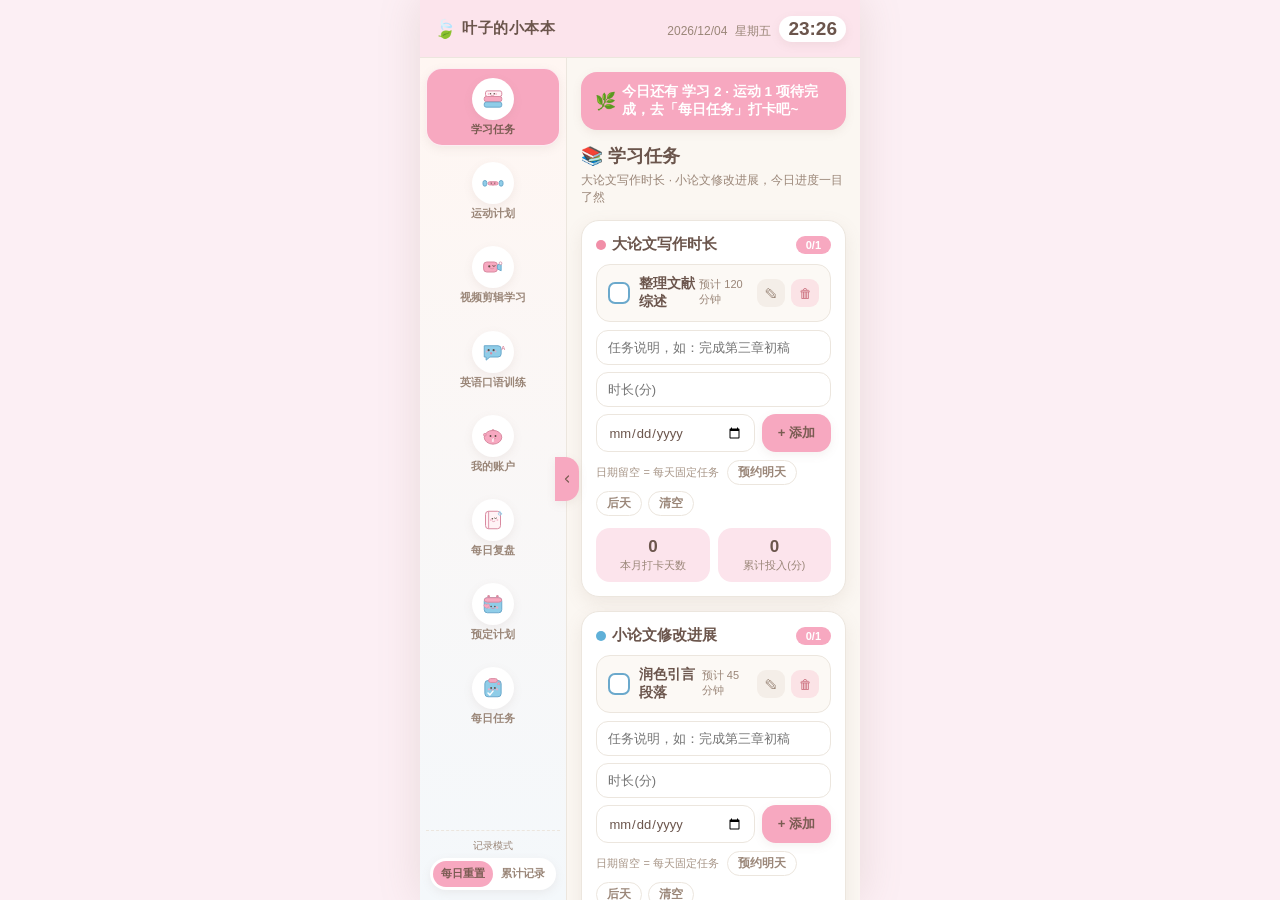
<file: index.html>
<!DOCTYPE html>
<html lang="zh-CN">
<head>
  <meta charset="UTF-8" />
  <meta name="viewport" content="width=device-width, initial-scale=1.0, maximum-scale=1.0, user-scalable=no, viewport-fit=cover" />
  <meta name="theme-color" content="#F7A8C0" />
  <title>叶子的小本本</title>
  <style>
/* ============ 叶子的小本本 · 马卡龙柔雾视觉系统 ============ */
:root{
  --pink:        #F7A8C0;   /* 可爱粉 */
  --pink-deep:   #F18FA8;
  --pink-line:   #D98AA0;
  --pink-soft:   #FCE4EC;   /* 浅粉底 */
  --blue:        #8FCDE8;   /* 可爱蓝 */
  --blue-deep:   #5FB0D8;
  --blue-line:   #6BA9CC;
  --blue-soft:   #E6F3FB;   /* 浅蓝底 */
  --cream:       #FBF7F2;   /* 米白色背景 */
  --cream-card:  #FFFFFF;
  --gray-line:   #ECE6DE;   /* 浅灰分割线 */
  --ink:         #6B554C;   /* 深灰棕色文字 */
  --ink-soft:    #9A8678;
  --grad:        var(--pink);
  --grad-soft:   var(--pink-soft);
  --shadow:      0 6px 18px rgba(150,120,110,.12);
  --shadow-sm:   0 3px 10px rgba(150,120,110,.10);
  --radius:      18px;
  --radius-sm:   12px;
  font-size: 15px;
}

*{ box-sizing:border-box; -webkit-tap-highlight-color:transparent; }
html,body{ margin:0; padding:0; height:100%; }
body{
  font-family:"PingFang SC","Hiragino Sans GB","Microsoft YaHei","Comic Sans MS",-apple-system,sans-serif;
  background: #FCEFF4;
  color:var(--ink);
  display:flex; justify-content:center;
}

/* 手机外框（桌面预览时居中像一台手机） */
.phone{
  width:100%; max-width:440px; height:100vh; min-height:100vh;
  background:var(--cream);
  display:flex; flex-direction:column;
  box-shadow:0 0 40px rgba(150,120,110,.18);
  position:relative; overflow:hidden;
}

/* ===== 顶部常驻栏 ===== */
.topbar{
  flex:0 0 auto; height:58px;
  display:flex; align-items:center; justify-content:space-between;
  padding:0 14px;
  background:var(--grad-soft);
  border-bottom:1px solid var(--gray-line);
  position:relative; z-index:30;
}
.brand{ display:flex; align-items:center; gap:6px; }
.brand-leaf{ font-size:18px; }
.brand-name{ font-weight:800; font-size:15px; letter-spacing:.5px; color:var(--ink); }
.clock{ display:flex; align-items:baseline; gap:8px; }
.clock-date{ font-size:12px; color:var(--ink-soft); }
.clock-week{ font-size:12px; color:var(--ink-soft); }
.clock-time{
  font-size:19px; font-weight:800; color:var(--ink);
  font-variant-numeric:tabular-nums;
  background:#fff; padding:2px 9px; border-radius:20px;
  box-shadow:var(--shadow-sm);
}

/* ===== 主体双栏 ===== */
.body{ flex:1 1 auto; display:flex; min-height:0; position:relative; }

/* 折叠控制条 */
.collapse-tab{
  position:absolute; top:50%; left:33.5%; transform:translate(-50%,-50%);
  z-index:25; width:24px; height:44px; border:none; cursor:pointer;
  background:var(--pink); border-radius:0 14px 14px 0;
  display:flex; align-items:center; justify-content:center;
  box-shadow:var(--shadow-sm); transition:left .28s ease;
}
.collapse-tab svg{ transition:transform .28s ease; }
.collapse-tab:active{ transform:translate(-50%,-50%) scale(.92); }

/* 左侧导航 1/3 */
.sidebar{
  width:33.5%; flex:0 0 33.5%;
  background:linear-gradient(180deg,#FFF6F2 0%, #F4F8FB 100%);
  border-right:1px solid var(--gray-line);
  display:flex; flex-direction:column;
  padding:10px 6px 8px;
  transition:margin-left .28s ease, opacity .2s ease;
}

/* 收起状态：侧栏移出视口，仅保留图标露在边缘，内容区占满 */
.body.collapsed .sidebar{ margin-left:-33.5%; opacity:0; pointer-events:none; }
.body.collapsed .collapse-tab{ left:0; }
.body.collapsed .collapse-tab #collapseArrow{ transform:rotate(180deg); }
.nav-list{ list-style:none; margin:0; padding:0; flex:1 1 auto; display:flex; flex-direction:column; gap:6px; }
.nav-item{
  display:flex; flex-direction:column; align-items:center; justify-content:center;
  gap:3px; padding:9px 2px; border-radius:16px;
  cursor:pointer; transition:.18s; text-align:center;
  border:1px solid transparent;
}
.nav-item:active{ transform:scale(.96); }
.nav-ico{
  width:42px; height:42px; border-radius:50%;
  display:flex; align-items:center; justify-content:center;
  background:#fff; box-shadow:var(--shadow-sm);
}
.nav-label{ font-size:11px; font-weight:700; color:var(--ink-soft); line-height:1.2; }
.nav-item.active{
  background:var(--grad);
  border-color:rgba(255,255,255,.8);
  box-shadow:var(--shadow-sm);
}
.nav-item.active .nav-label{ color:#7a5c52; }
.nav-item.active .nav-ico{ background:#fff; }

/* 模式切换 */
.mode-switch{ margin-top:8px; padding:8px 4px 2px; border-top:1px dashed var(--gray-line); }
.mode-title{ font-size:10px; color:var(--ink-soft); text-align:center; margin-bottom:5px; }
.mode-toggle{ display:flex; background:#fff; border-radius:20px; padding:3px; box-shadow:var(--shadow-sm); }
.mode-opt{
  flex:1; border:none; background:transparent; cursor:pointer;
  font-size:10.5px; font-weight:700; color:var(--ink-soft);
  padding:6px 2px; border-radius:16px; transition:.18s; font-family:inherit;
}
.mode-opt.active{ background:var(--grad); color:#7a5c52; }

/* ===== 右侧内容区 ===== */
.content{
  flex:1 1 auto; min-width:0;
  padding:14px 14px 28px;
  overflow-y:auto; -webkit-overflow-scrolling:touch;
  background:var(--cream);
}
.module-title{ font-size:18px; font-weight:800; margin:2px 0 4px; }
.module-sub{ font-size:12px; color:var(--ink-soft); margin:0 0 14px; }

/* 卡片 */
.card{
  background:var(--cream-card); border-radius:var(--radius);
  padding:14px; margin-bottom:14px; box-shadow:var(--shadow);
  border:1px solid var(--gray-line);
}
.card-h{ display:flex; align-items:center; justify-content:space-between; margin-bottom:10px; }
.card-h .t{ font-weight:800; font-size:15px; display:flex; align-items:center; gap:6px; }
.card-h .t .dot{ width:10px; height:10px; border-radius:50%; }
.dot-pink{ background:var(--pink-deep); }
.dot-blue{ background:var(--blue-deep); }

/* 进度 / 统计条 */
.rate-pill{
  font-size:11px; font-weight:800; color:#fff;
  background:var(--grad); padding:3px 10px; border-radius:20px;
}
.progress{ height:9px; background:#F1ECE6; border-radius:20px; overflow:hidden; margin:8px 0; }
.progress > i{ display:block; height:100%; background:var(--grad); border-radius:20px; transition:.4s; }
.stat-row{ display:flex; gap:8px; flex-wrap:wrap; }
.stat-chip{
  flex:1 1 30%; min-width:78px; background:var(--grad-soft);
  border-radius:14px; padding:9px 8px; text-align:center;
}
.stat-chip .n{ font-size:17px; font-weight:800; color:var(--ink); }
.stat-chip .l{ font-size:10.5px; color:var(--ink-soft); margin-top:2px; }

/* 任务条目 */
.item{
  display:flex; align-items:center; gap:9px;
  padding:10px 11px; border-radius:14px;
  background:#FCF9F5; border:1px solid var(--gray-line);
  margin-bottom:8px; transition:.15s;
}
.item:active{ transform:scale(.99); }
.item .check{
  width:22px; height:22px; flex:0 0 22px; border-radius:7px;
  border:2px solid var(--blue-line); background:#fff;
  display:flex; align-items:center; justify-content:center; cursor:pointer;
  transition:.15s;
}
.item.done .check{ background:var(--grad); border-color:transparent; }
.item .check svg{ width:13px; height:13px; opacity:0; transition:.15s; }
.item.done .check svg{ opacity:1; }
.item .body{ flex:1 1 auto; min-width:0; }
.item .name{ font-weight:700; font-size:14px; word-break:break-word; }
.item.done .name{ text-decoration:line-through; color:var(--ink-soft); }
.item .meta{ font-size:11px; color:var(--ink-soft); margin-top:2px; }
.item.done .meta{ text-decoration:line-through; opacity:.7; }
.item .ops{ display:flex; gap:6px; flex:0 0 auto; }
.icon-btn{
  border:none; background:#F4EEE8; color:var(--ink-soft);
  width:28px; height:28px; border-radius:9px; cursor:pointer; font-size:13px;
  display:flex; align-items:center; justify-content:center; transition:.15s;
}
.icon-btn:active{ transform:scale(.9); }
.icon-btn.danger{ background:#FBE3E6; color:#C96A78; }

/* 添加表单 */
.add-form{ display:flex; gap:7px; flex-wrap:wrap; margin-top:6px; }
.add-form input, .add-form select, .add-form textarea{
  font-family:inherit; font-size:13px; color:var(--ink);
  border:1.5px solid var(--gray-line); border-radius:12px;
  padding:9px 11px; background:#fff; outline:none; transition:.15s;
}
.add-form input:focus, .add-form select:focus, .add-form textarea:focus{
  border-color:var(--blue-deep); box-shadow:0 0 0 3px rgba(159,207,227,.25);
}
.add-form .f-name{ flex:1 1 100%; }
.add-form .f-num{ flex:1 1 40%; }
.add-form .f-sel{ flex:1 1 40%; }
.btn{
  border:none; cursor:pointer; font-family:inherit; font-weight:800;
  border-radius:14px; padding:10px 16px; font-size:13px; transition:.15s;
  background:var(--grad); color:#7a5c52; box-shadow:var(--shadow-sm);
}
.btn:active{ transform:scale(.96); }
.btn.ghost{ background:#fff; color:var(--ink-soft); border:1.5px solid var(--gray-line); box-shadow:none; }
.btn.block{ width:100%; }

/* 标签筛选 */
.tags{ display:flex; gap:7px; flex-wrap:wrap; margin-bottom:12px; }
.tag{
  font-size:12px; font-weight:700; padding:6px 13px; border-radius:20px;
  background:#fff; color:var(--ink-soft); border:1.5px solid var(--gray-line); cursor:pointer; transition:.15s;
}
.tag.active{ background:var(--blue-deep); color:#fff; border-color:transparent; }

/* 视频卡片 */
.video-card{
  display:flex; gap:11px; background:#FCF9F5; border:1px solid var(--gray-line);
  border-radius:14px; padding:10px; margin-bottom:10px; align-items:stretch;
}
.thumb{
  width:84px; flex:0 0 84px; border-radius:11px; position:relative; overflow:hidden;
  display:flex; align-items:center; justify-content:center; color:#fff; font-size:26px;
  cursor:pointer; transition:.15s;
}
.thumb:active{ transform:scale(.95); }
.thumb .play{ position:absolute; right:6px; bottom:6px; background:rgba(0,0,0,.35); border-radius:50%; width:22px; height:22px; display:flex; align-items:center; justify-content:center; font-size:10px; }
.video-card .v-body{ flex:1 1 auto; min-width:0; display:flex; flex-direction:column; }
.video-card .v-title{ font-weight:800; font-size:13.5px; line-height:1.3; }
.video-card .v-tag{ font-size:10.5px; color:var(--blue-line); margin-top:3px; }
.video-card .v-foot{ margin-top:auto; display:flex; align-items:center; justify-content:space-between; }
.heat{ font-size:11px; color:var(--ink-soft); }
.learn-badge{
  font-size:11px; font-weight:800; color:#7a5c52; background:var(--grad);
  padding:4px 10px; border-radius:20px; cursor:pointer; border:none;
}
.learn-badge.on{ background:#E7DEDD; color:var(--ink-soft); }

/* 口语 */
.dialogue{ background:var(--blue-soft); border-radius:14px; padding:12px; margin-bottom:12px; }
.dialogue .scene{ font-size:11px; font-weight:800; color:var(--blue-line); margin-bottom:6px; }
.line{ display:flex; align-items:flex-start; gap:8px; padding:8px 0; border-bottom:1px dashed var(--gray-line); }
.line:last-child{ border-bottom:none; }
.line .line-txt{ flex:1 1 auto; min-width:0; }
.line .en{ font-weight:700; font-size:14px; }
.line .cn{ font-size:12px; color:var(--ink-soft); margin-top:2px; }
.line-play{
  flex:0 0 auto; width:30px; height:30px; border-radius:50%; border:none; cursor:pointer;
  background:#fff; box-shadow:var(--shadow-sm); font-size:14px; display:flex; align-items:center; justify-content:center;
  transition:.15s;
}
.line-play:active{ transform:scale(.9); }
.line-play.speaking{ background:var(--pink); }

/* 朗读录音区 */
.rec-bar{ display:flex; align-items:center; gap:10px; margin:6px 0 12px; }
.rec-btn{
  flex:1; border:none; cursor:pointer; font-family:inherit; font-weight:800; font-size:14px;
  border-radius:14px; padding:12px 16px; transition:.15s; display:flex; align-items:center; justify-content:center; gap:8px;
  background:var(--grad); color:#7a5c52; box-shadow:var(--shadow-sm);
}
.rec-btn:active{ transform:scale(.97); }
.rec-btn.recording{ background:var(--pink-deep); color:#fff; }
.rec-btn:disabled{ opacity:.55; }
.rec-dot{ width:10px; height:10px; border-radius:50%; background:currentColor; }
.rec-btn.recording .rec-dot{ animation:blink 1s infinite; }
@keyframes blink{ 0%,100%{opacity:1} 50%{opacity:.25} }

.rec-result{ background:#fff; border:1.5px solid var(--gray-line); border-radius:14px; padding:11px 12px; margin-bottom:12px; font-size:13px; }
.rec-result .rr-h{ font-size:11px; font-weight:800; color:var(--ink-soft); margin-bottom:6px; display:flex; align-items:center; justify-content:space-between; }
.rec-result .rr-you{ font-weight:700; }
.rec-result .rr-you .ok{ color:#3a9d6b; } .rec-result .rr-you .miss{ color:#C96A78; text-decoration:line-through; opacity:.7; }
.rec-result .rr-you .extra{ color:var(--blue-line); }
.rec-result .rr-target{ font-size:11.5px; color:var(--ink-soft); margin-top:5px; }
.rec-hint{ font-size:11.5px; color:var(--ink-soft); margin-bottom:12px; }
.rec-unsupported{ background:#FFF4E9; border:1px dashed #E8B98C; color:#B07A3C; border-radius:12px; padding:9px 11px; font-size:12px; margin-bottom:12px; }
.vocab{ background:#fff; border-radius:12px; padding:10px 12px; margin-top:8px; font-size:12px; }
.vocab b{ color:var(--pink-line); }
.scores{ display:flex; gap:8px; flex-wrap:wrap; margin:12px 0; }
.score-box{ flex:1 1 28%; min-width:80px; background:#fff; border:1.5px solid var(--gray-line); border-radius:14px; padding:9px; text-align:center; }
.score-box .sl{ font-size:11px; color:var(--ink-soft); }
.score-box input{ width:54px; text-align:center; font-size:18px; font-weight:800; border:none; border-bottom:2px dashed var(--blue-line); background:transparent; color:var(--ink); outline:none; }

/* 账户 */
.amount-big{ font-size:26px; font-weight:800; color:var(--ink); }
.amount-big small{ font-size:14px; font-weight:700; }
.seg{ display:flex; gap:6px; margin:8px 0 12px; flex-wrap:wrap; }
.seg button{
  flex:1 1 auto; min-width:54px; border:1.5px solid var(--gray-line); background:#fff;
  border-radius:12px; padding:8px 4px; font-size:12px; font-weight:700; color:var(--ink-soft); cursor:pointer; font-family:inherit; transition:.15s;
}
.seg button.active{ background:var(--grad); color:#7a5c52; border-color:transparent; }
.cat-pick{ display:flex; gap:6px; flex-wrap:wrap; }
.cat{
  flex:1 1 22%; min-width:62px; text-align:center; padding:9px 4px; border-radius:12px;
  border:1.5px solid var(--gray-line); background:#fff; cursor:pointer; font-size:12px; font-weight:700; color:var(--ink-soft); transition:.15s;
}
.cat.active{ color:#7a5c52; border-color:transparent; }
.cat.c1.active{ background:#FADADD; } .cat.c2.active{ background:#CDE7F0; }
.cat.c3.active{ background:#FCEFD6; } .cat.c4.active{ background:#DDEFD8; }
.donut-wrap{ display:flex; align-items:center; gap:14px; margin-top:8px; }
.donut{ width:96px; height:96px; border-radius:50%; flex:0 0 96px; position:relative; }
.donut::after{ content:""; position:absolute; inset:22px; background:#fff; border-radius:50%; }
.legend{ flex:1 1 auto; display:flex; flex-direction:column; gap:5px; font-size:12px; }
.legend .lg{ display:flex; align-items:center; gap:6px; }
.legend .sw{ width:11px; height:11px; border-radius:4px; }
.legend .lv{ margin-left:auto; font-weight:800; color:var(--ink); }

/* 复盘 */
.mood-row{ display:flex; gap:8px; flex-wrap:wrap; margin-bottom:10px; }
.mood{
  display:flex; flex-direction:column; align-items:center; gap:3px;
  padding:9px 6px; border-radius:14px; border:1.5px solid var(--gray-line);
  background:#fff; cursor:pointer; width:60px; transition:.15s; font-size:11px; color:var(--ink-soft);
}
.mood .em{ font-size:22px; }
.mood.active{ background:var(--grad); color:#7a5c52; border-color:transparent; }
.sync-list .item{ background:#FCF9F5; }
.history-day{ font-size:12px; font-weight:800; color:var(--ink-soft); margin:12px 0 6px; }
textarea.note{ width:100%; min-height:74px; resize:vertical; }

/* 空状态 */
.empty{ text-align:center; color:var(--ink-soft); font-size:13px; padding:22px 10px; }
.empty .em{ font-size:30px; display:block; margin-bottom:6px; }

/* 历史面板（抽屉式折叠） */
.history-panel{ display:none; margin-top:6px; }
.history-panel.open{ display:block; }

/* 全局今日提醒横幅 */
.reminder-banner{
  background:var(--pink); color:#fff; border-radius:16px;
  padding:11px 14px; margin-bottom:14px; font-weight:800; font-size:13.5px;
  box-shadow:var(--shadow-sm); display:flex; align-items:center; gap:6px;
  animation:pop .3s ease;
}
.reminder-banner .bell{ font-size:17px; }
@keyframes pop{ from{ transform:scale(.96); opacity:.6 } to{ transform:scale(1); opacity:1 } }
.link-btn{ background:none; border:none; color:var(--blue-line); font-weight:700; font-size:12.5px; cursor:pointer; font-family:inherit; padding:4px 0; }

/* 提示气泡 */
.toast{
  position:fixed; left:50%; bottom:80px; transform:translateX(-50%) translateY(10px);
  background:rgba(107,85,76,.92); color:#fff; padding:9px 18px; border-radius:20px;
  font-size:13px; font-weight:700; opacity:0; pointer-events:none; transition:.25s; z-index:99;
}
.toast.show{ opacity:1; transform:translateX(-50%) translateY(0); }

/* 滚动条美化 */
.content::-webkit-scrollbar{ width:6px; }
.content::-webkit-scrollbar-thumb{ background:#E2D8CE; border-radius:6px; }

/* 小屏自适应：导航标签更紧凑 */
@media (max-width:360px){
  .nav-label{ font-size:10px; }
  .nav-ico{ width:38px; height:38px; }
  .clock-date{ display:none; }
}

/* ============ 提前预约 / 模块标签 ============ */
.mod-chip{
  display:inline-block; font-size:10.5px; font-weight:800; line-height:1;
  padding:3px 7px; border-radius:8px; margin-right:6px; vertical-align:1px;
  background:var(--blue); color:#3d6474; white-space:nowrap;
}
.mod-chip.book{ background:var(--pink); color:#7a5c52; }
.item.booked{ background:linear-gradient(90deg,rgba(247,168,192,.14),transparent); border-radius:12px; }

.book-card{ border:1.5px dashed var(--blue); }
.quick-days{ display:flex; flex-wrap:wrap; gap:6px; align-items:center; margin-top:8px; }
.quick-days .tag{ font-size:11.5px; padding:4px 10px; cursor:pointer; }
.quick-days .tag:active{ transform:scale(.94); }
.hint-txt{ font-size:11px; color:#A79587; margin-right:2px; }

</style>
<meta name="apple-mobile-web-app-capable" content="yes">
<meta name="mobile-web-app-capable" content="yes">
<meta name="apple-mobile-web-app-status-bar-style" content="default">
<meta name="apple-mobile-web-app-title" content="叶子的小本本">
<link rel="manifest" href="data:application/manifest+json,%7B%22name%22%3A%22%E5%8F%B6%E5%AD%90%E7%9A%84%E5%B0%8F%E6%9C%AC%E6%9C%AC%22%2C%22short_name%22%3A%22%E5%8F%B6%E5%AD%90%E6%9C%AC%E6%9C%AC%22%2C%22display%22%3A%22standalone%22%2C%22orientation%22%3A%22portrait%22%2C%22background_color%22%3A%22%23FBF7F2%22%2C%22theme_color%22%3A%22%23F7A8C0%22%2C%22start_url%22%3A%22.%22%2C%22icons%22%3A%5B%7B%22src%22%3A%22data%3Aimage%2Fsvg%2Bxml%2C%253Csvg%2520xmlns%253D'http%253A%252F%252Fwww.w3.org%252F2000%252Fsvg'%2520width%253D'512'%2520height%253D'512'%253E%253Cdefs%253E%253ClinearGradient%2520id%253D'g'%2520x1%253D'0'%2520y1%253D'0'%2520x2%253D'1'%2520y2%253D'1'%253E%253Cstop%2520offset%253D'0'%2520stop-color%253D'%2523F7A8C0'%252F%253E%253Cstop%2520offset%253D'1'%2520stop-color%253D'%25238FCDE8'%252F%253E%253C%252FlinearGradient%253E%253C%252Fdefs%253E%253Crect%2520width%253D'512'%2520height%253D'512'%2520rx%253D'112'%2520fill%253D'url(%2523g)'%252F%253E%253Ctext%2520x%253D'256'%2520y%253D'340'%2520font-size%253D'300'%2520text-anchor%253D'middle'%253E%25F0%259F%258D%2583%253C%252Ftext%253E%253C%252Fsvg%253E%22%2C%22sizes%22%3A%22512x512%22%2C%22type%22%3A%22image%2Fsvg%2Bxml%22%2C%22purpose%22%3A%22any%22%7D%5D%7D">
<link rel="apple-touch-icon" href="data:image/svg+xml,%3Csvg%20xmlns%3D'http%3A%2F%2Fwww.w3.org%2F2000%2Fsvg'%20width%3D'512'%20height%3D'512'%3E%3Cdefs%3E%3ClinearGradient%20id%3D'g'%20x1%3D'0'%20y1%3D'0'%20x2%3D'1'%20y2%3D'1'%3E%3Cstop%20offset%3D'0'%20stop-color%3D'%23F7A8C0'%2F%3E%3Cstop%20offset%3D'1'%20stop-color%3D'%238FCDE8'%2F%3E%3C%2FlinearGradient%3E%3C%2Fdefs%3E%3Crect%20width%3D'512'%20height%3D'512'%20rx%3D'112'%20fill%3D'url(%23g)'%2F%3E%3Ctext%20x%3D'256'%20y%3D'340'%20font-size%3D'300'%20text-anchor%3D'middle'%3E%F0%9F%8D%83%3C%2Ftext%3E%3C%2Fsvg%3E">
</head>
<body>
  <div class="phone">
    <!-- 顶部常驻栏：日期 / 星期 / 时间 -->
    <header class="topbar" id="topbar">
      <div class="brand">
        <span class="brand-leaf">🍃</span>
        <span class="brand-name">叶子的小本本</span>
      </div>
      <div class="clock" id="clock">
        <span class="clock-date" id="clockDate">----/--/--</span>
        <span class="clock-week" id="clockWeek">星期-</span>
        <span class="clock-time" id="clockTime">--:--</span>
      </div>
    </header>

    <div class="body">
      <!-- 折叠控制条 -->
      <button class="collapse-tab" id="collapseTab" aria-label="折叠/展开导航">
        <svg viewBox="0 0 24 24" width="18" height="18"><path id="collapseArrow" d="M15 6l-6 6 6 6" fill="none" stroke="#7a5c52" stroke-width="2.4" stroke-linecap="round" stroke-linejoin="round"/></svg>
      </button>
      <!-- 左侧导航 -->
      <nav class="sidebar" id="sidebar">
        <ul class="nav-list" id="navList">
          <!-- 1 学习任务：认真微笑 -->
          <li class="nav-item" data-nav="learning">
            <span class="nav-ico" aria-hidden="true">
              <svg viewBox="0 0 48 48" width="30" height="30">
                <rect x="10" y="20" width="28" height="8" rx="3" fill="#F7A8C0" stroke="#D98AA0" stroke-width="1.6"/>
                <rect x="10" y="29" width="28" height="8" rx="3" fill="#8FCDE8" stroke="#6BA9CC" stroke-width="1.6"/>
                <rect x="12" y="11" width="26" height="9" rx="3" fill="#FFF3F6" stroke="#D98AA0" stroke-width="1.6"/>
                <circle cx="20" cy="15.5" r="1.2" fill="#5C4A42"/><circle cx="26" cy="15.5" r="1.2" fill="#5C4A42"/>
                <path d="M20.5 17.8q2.5 2.2 5 0" stroke="#D98AA0" stroke-width="1.3" fill="none" stroke-linecap="round"/>
                <circle cx="17" cy="16" r="1.5" fill="#F7A8C0" opacity=".75"/><circle cx="29" cy="16" r="1.5" fill="#F7A8C0" opacity=".75"/>
              </svg>
            </span>
            <span class="nav-label">学习任务</span>
          </li>
          <!-- 2 运动：活力大笑 -->
          <li class="nav-item" data-nav="exercise">
            <span class="nav-ico" aria-hidden="true">
              <svg viewBox="0 0 48 48" width="30" height="30">
                <rect x="8" y="20" width="6" height="9" rx="3" fill="#8FCDE8" stroke="#6BA9CC" stroke-width="1.6"/>
                <rect x="34" y="20" width="6" height="9" rx="3" fill="#8FCDE8" stroke="#6BA9CC" stroke-width="1.6"/>
                <rect x="16" y="22" width="16" height="5" rx="2.5" fill="#F7A8C0" stroke="#D98AA0" stroke-width="1.6"/>
                <circle cx="21" cy="24.2" r="1.1" fill="#5C4A42"/><circle cx="27" cy="24.2" r="1.1" fill="#5C4A42"/>
                <path d="M21 26.2q3 3 6 0" stroke="#D98AA0" stroke-width="1.3" fill="none" stroke-linecap="round"/>
                <circle cx="18.5" cy="24.8" r="1.8" fill="#F7A8C0" opacity=".8"/><circle cx="29.5" cy="24.8" r="1.8" fill="#F7A8C0" opacity=".8"/>
              </svg>
            </span>
            <span class="nav-label">运动计划</span>
          </li>
          <!-- 3 视频：眨眼酷 -->
          <li class="nav-item" data-nav="video">
            <span class="nav-ico" aria-hidden="true">
              <svg viewBox="0 0 48 48" width="30" height="30">
                <rect x="9" y="16" width="22" height="16" rx="5" fill="#F7A8C0" stroke="#D98AA0" stroke-width="1.6"/>
                <path d="M31 21l6-3v12l-6-3z" fill="#8FCDE8" stroke="#6BA9CC" stroke-width="1.6" stroke-linejoin="round"/>
                <circle cx="18" cy="23" r="1.8" fill="#5C4A42"/>
                <path d="M23.5 22.2q2 2 4 0" stroke="#5C4A42" stroke-width="1.5" fill="none" stroke-linecap="round"/>
                <path d="M19.5 26q3 2.4 6 0" stroke="#D98AA0" stroke-width="1.2" fill="none" stroke-linecap="round"/>
                <circle cx="15" cy="25" r="1.7" fill="#F7A8C0" opacity=".85"/><circle cx="27.5" cy="25" r="1.7" fill="#F7A8C0" opacity=".85"/>
                <circle cx="36" cy="18" r="2.2" fill="#fff" stroke="#D98AA0" stroke-width="1.2"/>
              </svg>
            </span>
            <span class="nav-label">视频剪辑学习</span>
          </li>
          <!-- 4 英语：惊讶开口 A -->
          <li class="nav-item" data-nav="english">
            <span class="nav-ico" aria-hidden="true">
              <svg viewBox="0 0 48 48" width="30" height="30">
                <path d="M10 14h22a5 5 0 0 1 5 5v8a5 5 0 0 1-5 5H19l-6 5v-5h-3z" fill="#8FCDE8" stroke="#6BA9CC" stroke-width="1.6" stroke-linejoin="round"/>
                <circle cx="17" cy="21" r="1.7" fill="#5C4A42"/><circle cx="25" cy="21" r="1.7" fill="#5C4A42"/>
                <ellipse cx="21" cy="26" rx="1.7" ry="2.1" fill="#D98AA0"/>
                <circle cx="14" cy="23" r="1.6" fill="#F7A8C0" opacity=".7"/><circle cx="28" cy="23" r="1.6" fill="#F7A8C0" opacity=".7"/>
                <text x="37" y="20" font-size="9" font-weight="800" fill="#D98AA0">A</text>
              </svg>
            </span>
            <span class="nav-label">英语口语训练</span>
          </li>
          <!-- 5 账户：满足得意 -->
          <li class="nav-item" data-nav="account">
            <span class="nav-ico" aria-hidden="true">
              <svg viewBox="0 0 48 48" width="30" height="30">
                <ellipse cx="24" cy="26" rx="14" ry="11" fill="#F7A8C0" stroke="#D98AA0" stroke-width="1.6"/>
                <circle cx="11" cy="22" r="2.2" fill="#F7A8C0" stroke="#D98AA0" stroke-width="1.3"/>
                <circle cx="20" cy="24" r="1.5" fill="#5C4A42"/><circle cx="28" cy="24" r="1.5" fill="#5C4A42"/>
                <path d="M22 28q3 1.6 6 0" stroke="#D98AA0" stroke-width="1.2" fill="none" stroke-linecap="round"/>
                <circle cx="16" cy="27" r="2.4" fill="#F7A8C0" opacity=".9"/><circle cx="32" cy="27" r="1.6" fill="#F7A8C0" opacity=".8"/>
                <rect x="22" y="13" width="4" height="3" rx="1.5" fill="#D98AA0"/>
                <text x="24" y="33" font-size="8" font-weight="800" fill="#fff" text-anchor="middle">¥</text>
              </svg>
            </span>
            <span class="nav-label">我的账户</span>
          </li>
          <!-- 6 复盘：思考 -->
          <li class="nav-item" data-nav="review">
            <span class="nav-ico" aria-hidden="true">
              <svg viewBox="0 0 48 48" width="30" height="30">
                <rect x="12" y="10" width="24" height="28" rx="5" fill="#FFF3F6" stroke="#D98AA0" stroke-width="1.6"/>
                <path d="M17 10v28" stroke="#D98AA0" stroke-width="1.4"/>
                <circle cx="23" cy="22" r="1.3" fill="#5C4A42"/>
                <path d="M26.5 21q1.6 1.6 3.2 0" stroke="#5C4A42" stroke-width="1.4" fill="none" stroke-linecap="round"/>
                <path d="M23 26q2 1.6 4 0" stroke="#D98AA0" stroke-width="1.1" fill="none" stroke-linecap="round"/>
                <circle cx="20.5" cy="24" r="1.5" fill="#F7A8C0" opacity=".7"/><circle cx="31" cy="24" r="1.5" fill="#F7A8C0" opacity=".7"/>
                <circle cx="35" cy="14" r="2.4" fill="none" stroke="#8FCDE8" stroke-width="1.3"/>
                <path d="M35 11.4v-1.4M36.4 14h1.6" stroke="#8FCDE8" stroke-width="1.3" stroke-linecap="round"/>
              </svg>
            </span>
            <span class="nav-label">每日复盘</span>
          </li>
          <!-- 7 预定计划：爱心脸 -->
          <li class="nav-item" data-nav="plans">
            <span class="nav-ico" aria-hidden="true">
              <svg viewBox="0 0 48 48" width="30" height="30">
                <rect x="10" y="14" width="28" height="24" rx="5" fill="#8FCDE8" stroke="#6BA9CC" stroke-width="1.6"/>
                <rect x="10" y="14" width="28" height="7" rx="5" fill="#F7A8C0" stroke="#D98AA0" stroke-width="1.6"/>
                <circle cx="17" cy="11.5" r="2" fill="#D98AA0"/><circle cx="31" cy="11.5" r="2" fill="#D98AA0"/>
                <circle cx="21" cy="28" r="1.3" fill="#5C4A42"/><circle cx="27" cy="28" r="1.3" fill="#5C4A42"/>
                <path d="M21.5 30.5q2.5 2 5 0" stroke="#D98AA0" stroke-width="1.2" fill="none" stroke-linecap="round"/>
                <circle cx="17.5" cy="29.5" r="2.1" fill="#F7A8C0" opacity=".85"/><circle cx="30.5" cy="29.5" r="2.1" fill="#F7A8C0" opacity=".85"/>
                <path d="M14 25c-1.6-2.2-4.6-1-4.6 1.4 0 2.2 4.6 4.4 4.6 4.4s4.6-2.2 4.6-4.4c0-2.4-3-3.6-4.6-1.4z" fill="#F7A8C0" stroke="#D98AA0" stroke-width=".9"/>
              </svg>
            </span>
            <span class="nav-label">预定计划</span>
          </li>
          <!-- 8 每日任务：加油打气 -->
          <li class="nav-item" data-nav="daily">
            <span class="nav-ico" aria-hidden="true">
              <svg viewBox="0 0 48 48" width="30" height="30">
                <rect x="11" y="12" width="26" height="26" rx="5" fill="#8FCDE8" stroke="#6BA9CC" stroke-width="1.6"/>
                <rect x="17" y="9" width="14" height="6" rx="3" fill="#F7A8C0" stroke="#D98AA0" stroke-width="1.6"/>
                <circle cx="21" cy="24" r="1.5" fill="#5C4A42"/><circle cx="27" cy="24" r="1.5" fill="#5C4A42"/>
                <path d="M20.5 26.5q3 3 5 0" stroke="#D98AA0" stroke-width="1.3" fill="none" stroke-linecap="round"/>
                <circle cx="17.5" cy="26" r="1.8" fill="#F7A8C0" opacity=".85"/><circle cx="30.5" cy="26" r="1.8" fill="#F7A8C0" opacity=".85"/>
                <path d="M16 32l3 3 5-6" fill="none" stroke="#fff" stroke-width="2.4" stroke-linecap="round" stroke-linejoin="round"/>
                <path d="M33 14l.8 1.7 1.9.2-1.4 1.3.4 1.9-1.7-.9-1.7.9.4-1.9L31.3 16l1.9-.2z" fill="#F7A8C0" stroke="#D98AA0" stroke-width=".7"/>
              </svg>
            </span>
            <span class="nav-label">每日任务</span>
          </li>
        </ul>

        <!-- 全局记录模式切换 -->
        <div class="mode-switch" id="modeSwitch">
          <div class="mode-title">记录模式</div>
          <div class="mode-toggle">
            <button class="mode-opt" data-mode="daily">每日重置</button>
            <button class="mode-opt" data-mode="cumulative">累计记录</button>
          </div>
        </div>
      </nav>

      <!-- 右侧内容区 -->
      <main class="content" id="content"></main>
    </div>
  </div>

  <script>
/* ===================================================================
   叶子的小本本 · 移动端工作台  (原生 JS / 本地存储 / 零依赖)
   =================================================================== */
(function () {
  "use strict";

  /* ---------------- 常量 ---------------- */
  const STORE_KEY = "yezi_notebook_v1";
  const EXPENSE_CATS = [
    { key: "服饰", emoji: "👗", color: "#FADADD" },
    { key: "饮食", emoji: "🍰", color: "#CDE7F0" },
    { key: "护肤", emoji: "🧴", color: "#FCEFD6" },
    { key: "健康", emoji: "💊", color: "#DDEFD8" },
  ];
  const VIDEO_TAGS = ["拍摄技巧", "剪辑操作", "特效转场", "调色思路"];
  const VIDEO_LIB = [
    { id: "v1", title: "日常vlog拍摄：手机稳定运镜5招", tag: "拍摄技巧", emoji: "📷", color: "#CDE7F0", heat: "12.3w" },
    { id: "v2", title: "手机vlog怎么拍才有电影感", tag: "拍摄技巧", emoji: "🎬", color: "#FADADD", heat: "9.8w" },
    { id: "v3", title: "剪映零基础：vlog粗剪全流程", tag: "剪辑操作", emoji: "✂️", color: "#CDE7F0", heat: "15.1w" },
    { id: "v4", title: "自动踩点卡点剪辑教程", tag: "剪辑操作", emoji: "🎵", color: "#FADADD", heat: "8.4w" },
    { id: "v5", title: "6种高级转场，让视频丝滑", tag: "特效转场", emoji: "🌟", color: "#FCEFD6", heat: "11.2w" },
    { id: "v6", title: "遮罩转场怎么做", tag: "特效转场", emoji: "🔆", color: "#FADADD", heat: "6.7w" },
    { id: "v7", title: "手机调色：小清新滤镜参数", tag: "调色思路", emoji: "🎨", color: "#DDEFD8", heat: "13.5w" },
    { id: "v8", title: "电影感调色思路分享", tag: "调色思路", emoji: "🖼️", color: "#CDE7F0", heat: "7.9w" },
    { id: "v9", title: "vlog字幕排版与花字教程", tag: "剪辑操作", emoji: "🅰️", color: "#FCEFD6", heat: "5.6w" },
    { id: "v10", title: "第一人称vlog拍摄机位", tag: "拍摄技巧", emoji: "🤳", color: "#FADADD", heat: "10.2w" },
    { id: "v11", title: "转场+调色组合案例", tag: "特效转场", emoji: "💫", color: "#DDEFD8", heat: "4.9w" },
    { id: "v12", title: "氛围感vlog调色预设", tag: "调色思路", emoji: "🌈", color: "#FADADD", heat: "9.1w" },
  ];
  const ENGLISH_LIB = [
    { id: "e1", scene: "便利店购物 · 基础", lines: [
        { en: "Can I get a bottle of water, please?", cn: "请给我一瓶水，谢谢。" },
        { en: "Sure, that'll be three yuan.", cn: "好的，三块钱。" }],
      vocab: [{ w: "bottle", m: "瓶子" }, { w: "yuan", m: "元" }] },
    { id: "e2", scene: "咖啡店点餐 · 基础", lines: [
        { en: "I'd like a latte, please.", cn: "我要一杯拿铁，谢谢。" },
        { en: "For here or to go?", cn: "堂食还是外带？" }],
      vocab: [{ w: "latte", m: "拿铁" }, { w: "to go", m: "外带" }] },
    { id: "e3", scene: "公交问路 · 基础", lines: [
        { en: "Which bus goes to the station?", cn: "哪路公交去车站？" },
        { en: "Take the No.5 bus.", cn: "坐5路公交。" }],
      vocab: [{ w: "station", m: "车站" }, { w: "bus", m: "公交" }] },
    { id: "e4", scene: "朋友打招呼 · 基础", lines: [
        { en: "Hi, long time no see!", cn: "嗨，好久不见！" },
        { en: "Yeah, how have you been?", cn: "是啊，你最近好吗？" }],
      vocab: [{ w: "long time no see", m: "好久不见" }, { w: "been", m: "（状态）" }] },
    { id: "e5", scene: "试衣间 · 进阶", lines: [
        { en: "Can I try this on?", cn: "我能试穿这件吗？" },
        { en: "Of course, the fitting room is over there.", cn: "当然，试衣间在那边。" }],
      vocab: [{ w: "try on", m: "试穿" }, { w: "fitting room", m: "试衣间" }] },
    { id: "e6", scene: "餐厅预订 · 进阶", lines: [
        { en: "I'd like to book a table for two at seven.", cn: "我想订一张七点的两人桌。" },
        { en: "Sure, may I have your name?", cn: "好的，请问您贵姓？" }],
      vocab: [{ w: "book a table", m: "订位" }, { w: "reservation", m: "预订" }] },
    { id: "e7", scene: "打车出行 · 进阶", lines: [
        { en: "Please drop me off at the museum.", cn: "请在博物馆让我下车。" },
        { en: "Sure, it'll take about fifteen minutes.", cn: "好的，大概十五分钟。" }],
      vocab: [{ w: "drop off", m: "让…下车" }, { w: "museum", m: "博物馆" }] },
    { id: "e8", scene: "下班邀约 · 进阶", lines: [
        { en: "Would you like to grab a coffee after work?", cn: "下班后喝杯咖啡吗？" },
        { en: "I'd love to!", cn: "我很乐意！" }],
      vocab: [{ w: "grab a coffee", m: "喝杯咖啡" }, { w: "after work", m: "下班后" }] },
    { id: "e9", scene: "商场退货 · 长对话", lines: [
        { en: "I'd like to return this shirt.", cn: "我想退这件衬衫。" },
        { en: "Do you have the receipt?", cn: "请问有收据吗？" },
        { en: "Yes, here you are.", cn: "有，给您。" },
        { en: "No problem, I'll process the refund.", cn: "没问题，我帮您办理退款。" }],
      vocab: [{ w: "return", m: "退货" }, { w: "receipt", m: "收据" }, { w: "refund", m: "退款" }] },
    { id: "e10", scene: "聚会闲聊 · 长对话", lines: [
        { en: "This party is so much fun!", cn: "这个派对太好玩了！" },
        { en: "Totally. How do you know the host?", cn: "是啊，你怎么认识主人的？" },
        { en: "We used to be classmates.", cn: "我们以前是同学。" },
        { en: "Small world!", cn: "世界真小！" }],
      vocab: [{ w: "host", m: "主人" }, { w: "classmate", m: "同学" }, { w: "small world", m: "世界真小" }] },
  ];

  /* ---------------- 默认（含示例）数据 ---------------- */
  function defaultData() {
    return {
      settings: { mode: "daily", lastVisit: todayKey() },
      learning: {
        templates: {
          big: [{ id: uid(), name: "整理文献综述", est: 120, done: false }],
          small: [{ id: uid(), name: "润色引言段落", est: 45, done: false }],
        },
        days: {},
      },
      exercise: {
        templates: [{ id: uid(), name: "晨间慢跑", target: 30, count: 1, done: false }],
        days: {},
      },
      video: { learned: {} },
      english: { days: {}, lastScore: { acc: 80, fl: 80, cmp: 80 } },
      account: { deposits: [], expenses: {} },
      review: { days: {} },
      plans: { items: [] },
    };
  }

  /* ---------------- 存储 ---------------- */
  let data = null;
  function load() {
    try {
      const raw = localStorage.getItem(STORE_KEY);
      if (raw) {
        data = JSON.parse(raw);
        data = deepMerge(defaultData(), data);
      } else data = defaultData();
    } catch (e) { data = defaultData(); }
    // 兼容旧数据：预定计划补上模块标签
    try { (data.plans.items || []).forEach(p => { if (!p.module) p.module = "general"; }); } catch (e) {}
    rolloverCheck();
    save();
  }
  function save() {
    try { localStorage.setItem(STORE_KEY, JSON.stringify(data)); } catch (e) {}
  }
  function rolloverCheck() {
    const t = todayKey();
    if (data.settings.lastVisit !== t) {
      if (data.settings.mode === "daily") {
        // 新的一天：当日数据已在 days 中按日期归档，无需额外操作
        setTimeout(() => toast("🌿 新的一天，当日任务已重置~"), 600);
      }
      data.settings.lastVisit = t;
    }
  }
  function deepMerge(base, over) {
    if (Array.isArray(base)) return Array.isArray(over) ? over : base;
    if (base && typeof base === "object") {
      const out = {};
      for (const k in base) out[k] = (over && k in over) ? deepMerge(base[k], over[k]) : base[k];
      return out;
    }
    return over === undefined ? base : over;
  }

  /* ---------------- 工具 ---------------- */
  function uid() { return "id" + Math.random().toString(36).slice(2, 9); }
  function $(s, r) { return (r || document).querySelector(s); }
  function ymd(d) {
    const y = d.getFullYear(), m = String(d.getMonth() + 1).padStart(2, "0"), day = String(d.getDate()).padStart(2, "0");
    return `${y}-${m}-${day}`;
  }
  function todayKey(d) { return ymd(d || new Date()); }
  function parseKey(k) { const [y, m, d] = k.split("-").map(Number); return new Date(y, m - 1, d); }
  function weekdayCn(d) { return "星期" + ["日", "一", "二", "三", "四", "五", "六"][d.getDay()]; }
  function addDays(d, n) { const x = new Date(d); x.setDate(x.getDate() + n); return x; }
  function daysInMonth(y, m) { return new Date(y, m, 0).getDate(); }
  function monthKeyList(y, m) { const n = daysInMonth(y, m); const a = []; for (let i = 1; i <= n; i++) a.push(`${y}-${String(m).padStart(2, "0")}-${String(i).padStart(2, "0")}`); return a; }
  function weekKeyList(ref) { const a = []; for (let i = 6; i >= 0; i--) a.push(todayKey(addDays(ref || new Date(), -i))); return a; }
  function dateDiff(a, b) { return Math.round((parseKey(b) - parseKey(a)) / 86400000); }
  function esc(s) { return String(s == null ? "" : s).replace(/[&<>"']/g, c => ({ "&": "&amp;", "<": "&lt;", ">": "&gt;", '"': "&quot;", "'": "&#39;" }[c])); }
  function num(v) { const n = parseFloat(v); return isNaN(n) ? 0 : n; }
  function money(n) { return (Math.round(n * 100) / 100).toLocaleString("zh-CN"); }
  function hash(str) { let h = 0; for (let i = 0; i < str.length; i++) h = (h * 31 + str.charCodeAt(i)) >>> 0; return h; }
  function addDaysKey(key, n) { const d = parseKey(key); d.setDate(d.getDate() + n); return ymd(d); }
  function tomorrowKey() { return addDaysKey(todayKey(), 1); }

  /* ---------------- 模块标签（预定计划归属） ---------------- */
  const MODULES = [
    { k: "learning", n: "学习任务", i: "📚" },
    { k: "exercise", n: "运动计划", i: "🏃" },
    { k: "video", n: "视频剪辑", i: "🎬" },
    { k: "english", n: "英语口语", i: "🗣️" },
    { k: "account", n: "记账理财", i: "💰" },
    { k: "review", n: "每日复盘", i: "📝" },
    { k: "general", n: "其他安排", i: "🌿" },
  ];
  function moduleMeta(k) { return MODULES.find(m => m.k === k) || MODULES[MODULES.length - 1]; }

  /* 通用「预约到某天」卡片：各模块复用 */
  function bookCard(mod, placeholder) {
    const tm = tomorrowKey();
    return `
      <div class="card book-card">
        <div class="card-h"><div class="t"><span class="dot dot-blue"></span>⏰ 提前预约</div><span class="rate-pill" style="background:var(--blue);color:#3d6474">明天 ${tm.slice(5)}</span></div>
        <div class="module-sub" style="margin:0 0 8px">预约后会在当天的「每日任务」里置顶提醒</div>
        <div class="add-form">
          <input class="f-name" id="bk_title" placeholder="${esc(placeholder)}" />
          <input class="f-sel" id="bk_date" type="date" value="${tm}" />
          <input class="f-sel" id="bk_time" type="time" />
          <button class="btn" data-action="book-module" data-module="${mod}">+ 预约</button>
        </div>
        <div class="quick-days">
          <span class="tag" data-action="book-quick" data-day="0">今天</span>
          <span class="tag" data-action="book-quick" data-day="1">明天</span>
          <span class="tag" data-action="book-quick" data-day="2">后天</span>
          <span class="tag" data-action="book-quick" data-day="7">下周</span>
        </div>
      </div>`;
  }
  /* 创建一条带模块标签的预定 */
  function createPlan(mod, title, date, time, note) {
    data.plans.items.push({ id: uid(), title, date, time: time || "", note: note || "", module: mod || "general", done: false });
    save();
    toast(date === todayKey() ? "🔔 已加入今日任务" : "📅 已预约 " + date + (time ? " " + time : "") + "：" + title);
  }

  /* ---------------- 提示 ---------------- */
  let toastTimer = null;
  function toast(msg) {
    let el = $("#toast");
    if (!el) { el = document.createElement("div"); el.id = "toast"; el.className = "toast"; document.body.appendChild(el); }
    el.textContent = msg; el.classList.add("show");
    clearTimeout(toastTimer); toastTimer = setTimeout(() => el.classList.remove("show"), 1800);
  }

  /* ---------------- UI 状态 ---------------- */
  const UI = {
    module: "learning",
    videoFilter: "全部",
    learnHist: false, exerHist: false, accCat: "全部", accRange: "month",
    accStart: "", accEnd: "",
    reviewView: null, // 查看历史的日期
    dailyDate: todayKey(), // 每日任务查看日期
  };

  /* 侧边栏折叠 */
  function toggleSidebar() {
    const body = $(".body");
    const collapsed = body.classList.toggle("collapsed");
    try { localStorage.setItem("yezi_sidebar", collapsed ? "1" : "0"); } catch (e) {}
    const tab = $("#collapseTab"); if (tab) tab.setAttribute("aria-label", collapsed ? "展开导航" : "折叠导航");
  }

  /* ---------------- 打卡核心 ---------------- */
  function ensureDay(kind, d) {
    d = d || todayKey();
    if (!data[kind].days[d]) {
      if (kind === "learning") data[kind].days[d] = { big: [], small: [] };
      else data[kind].days[d] = [];
    }
    return data[kind].days[d];
  }
  // 学习任务
  function learnDone(sub, id, d) {
    d = d || todayKey();
    if (data.settings.mode === "daily") return (data.learning.days[d]?.[sub] || []).includes(id);
    return !!data.learning.templates[sub].find(t => t.id === id)?.done;
  }
  function toggleLearn(sub, id, d) {
    d = d || todayKey();
    const tpl = data.learning.templates[sub].find(t => t.id === id);
    if (!tpl) return;
    if (data.settings.mode === "daily") {
      const arr = ensureDay("learning", d)[sub];
      const i = arr.indexOf(id);
      if (i >= 0) arr.splice(i, 1); else arr.push(id);
    } else {
      tpl.done = !tpl.done;
      const arr = ensureDay("learning", d)[sub];
      const i = arr.indexOf(id);
      if (tpl.done && i < 0) arr.push(id);
      else if (!tpl.done && i >= 0) arr.splice(i, 1);
    }
    save(); render();
  }
  // 运动
  function exerDone(id, d) {
    d = d || todayKey();
    if (data.settings.mode === "daily") return (data.exercise.days[d] || []).includes(id);
    return !!data.exercise.templates.find(t => t.id === id)?.done;
  }
  function toggleExer(id, d) {
    d = d || todayKey();
    const tpl = data.exercise.templates.find(t => t.id === id);
    if (!tpl) return;
    if (data.settings.mode === "daily") {
      const arr = ensureDay("exercise", d); const i = arr.indexOf(id);
      if (i >= 0) arr.splice(i, 1); else arr.push(id);
    } else {
      tpl.done = !tpl.done;
      const arr = ensureDay("exercise", d); const i = arr.indexOf(id);
      if (tpl.done && i < 0) arr.push(id); else if (!tpl.done && i >= 0) arr.splice(i, 1);
    }
    save(); render();
  }

  /* ===================================================================
     渲染入口
     =================================================================== */
  const content = $("#content");
  function render() {
    // 导航高亮
    document.querySelectorAll(".nav-item").forEach(n => n.classList.toggle("active", n.dataset.nav === UI.module));
    // 模式按钮
    document.querySelectorAll(".mode-opt").forEach(b => b.classList.toggle("active", b.dataset.mode === data.settings.mode));
    // 内容（顶部拼接今日提醒横幅）
    const map = { learning: renderLearning, exercise: renderExercise, video: renderVideo, english: renderEnglish, account: renderAccount, review: renderReview, plans: renderPlans, daily: renderDaily };
    const html = (map[UI.module] || renderLearning)();
    content.innerHTML = (UI.module === "daily" ? "" : reminderBanner()) + html;
  }

  /* 全局今日提醒横幅：当日有预定计划未完成时展示 */
  function reminderBanner() {
    const t = todayKey();
    const inc = [];
    // 学习任务
    let lTotal = 0, lDone = 0;
    ["big", "small"].forEach(sub => data.learning.templates[sub].forEach(tp => { lTotal++; if (learnDone(sub, tp.id, t)) lDone++; }));
    if (lDone < lTotal) inc.push("学习 " + (lTotal - lDone));
    // 运动
    let eTotal = 0, eDone = 0;
    data.exercise.templates.forEach(tp => { eTotal++; if (exerDone(tp.id, t)) eDone++; });
    if (eDone < eTotal) inc.push("运动 " + (eTotal - eDone));
    // 预定
    const pDue = (data.plans.items || []).filter(p => p.date === t && !p.done).length;
    if (pDue) inc.push("预约 " + pDue);
    const tmrN = (data.plans.items || []).filter(p => p.date === tomorrowKey()).length;
    const tmrTip = tmrN ? `<div class="reminder-banner" style="background:var(--blue)"><span class="bell">🌙</span>明天已预约 ${tmrN} 项，安排得明明白白~</div>` : "";
    if (!inc.length) return tmrTip;
    return `<div class="reminder-banner"><span class="bell">🌿</span>今日还有 ${inc.join(" · ")} 项待完成，去「每日任务」打卡吧~</div>` + tmrTip;
  }

  /* ---------- 通用片段 ---------- */
  function checkSvg() { return '<svg viewBox="0 0 24 24"><path d="M5 12l5 5L19 7" fill="none" stroke="#fff" stroke-width="3" stroke-linecap="round" stroke-linejoin="round"/></svg>'; }
  function ratePill(done, total) { return `<span class="rate-pill">${done}/${total}</span>`; }

  /* ===================================================================
     1. 学习任务
     =================================================================== */
  function renderLearning() {
    const t = todayKey();
    const mode = data.settings.mode;
    return `
      <div class="module-title">📚 学习任务</div>
      <div class="module-sub">大论文写作时长 · 小论文修改进展，今日进度一目了然</div>
      ${learnBoard("big", "大论文写作时长", "dot-pink")}
      ${learnBoard("small", "小论文修改进展", "dot-blue")}
      <button class="link-btn" data-action="hist-learning">${UI.learnHist ? "收起历史 ▲" : "📅 查看历史打卡（周/月）▼"}</button>
      <div class="history-panel ${UI.learnHist ? "open" : ""}">${learnHistory()}</div>
    `;
  }
  function learnBoard(sub, title, dot) {
    const tpls = data.learning.templates[sub];
    const done = tpls.filter(x => learnDone(sub, x.id)).length;
    const month = monthStats("learning", sub);
    const items = tpls.map(x => `
      <div class="item ${learnDone(sub, x.id) ? "done" : ""}">
        <div class="check" data-action="toggle-learning" data-sub="${sub}" data-id="${x.id}">${checkSvg()}</div>
        <div class="body">
          <div class="name">${esc(x.name)}</div>
          <div class="meta">预计 ${x.est || 0} 分钟</div>
        </div>
        <div class="ops">
          <button class="icon-btn" data-action="edit-learning" data-sub="${sub}" data-id="${x.id}">✎</button>
          <button class="icon-btn danger" data-action="del-learning" data-sub="${sub}" data-id="${x.id}">🗑</button>
        </div>
      </div>`).join("");
    return `
      <div class="card">
        <div class="card-h">
          <div class="t"><span class="dot ${dot}"></span>${title}</div>
          ${ratePill(done, tpls.length)}
        </div>
        ${tpls.length ? items : '<div class="empty"><span class="em">🌱</span>还没有任务，下面添加一条吧</div>'}
        <div class="add-form">
          <input class="f-name" id="ln_${sub}" placeholder="任务说明，如：完成第三章初稿" />
          <input class="f-num" id="le_${sub}" type="number" min="0" placeholder="时长(分)" />
          <input class="f-sel" id="ld_${sub}" type="date" placeholder="日期（可选）" title="留空=每天固定任务；选日期=只预约那天" />
          <button class="btn" data-action="add-learning" data-sub="${sub}">+ 添加</button>
        </div>
        <div class="quick-days">
          <span class="hint-txt">日期留空 = 每天固定任务</span>
          <span class="tag" data-action="learn-quick" data-sub="${sub}" data-day="1">预约明天</span>
          <span class="tag" data-action="learn-quick" data-sub="${sub}" data-day="2">后天</span>
          <span class="tag" data-action="learn-quick" data-sub="${sub}" data-day="-1">清空</span>
        </div>
        <div class="stat-row" style="margin-top:12px">
          <div class="stat-chip"><div class="n">${month.days}</div><div class="l">本月打卡天数</div></div>
          <div class="stat-chip"><div class="n">${month.mins}</div><div class="l">累计投入(分)</div></div>
        </div>
      </div>`;
  }
  function monthStats(kind, sub) {
    const d = new Date(); const y = d.getFullYear(), m = d.getMonth() + 1;
    const keys = monthKeyList(y, m);
    let dayCount = 0, mins = 0;
    keys.forEach(k => {
      if (kind === "learning") {
        const rec = data.learning.days[k];
        if (!rec) return;
        const ids = (rec[sub] || []);
        if (ids.length) {
          dayCount++;
          ids.forEach(id => { const tp = data.learning.templates[sub].find(t => t.id === id); if (tp) mins += tp.est || 0; });
        }
      } else {
        const rec = data.exercise.days[k];
        if (!rec || !rec.length) return;
        dayCount++;
        rec.forEach(id => { const tp = data.exercise.templates.find(t => t.id === id); if (tp) mins += tp.target || 0; });
      }
    });
    if (kind === "learning" && data.settings.mode === "cumulative") {
      const tp = data.learning.templates[sub].filter(t => t.done);
      mins = tp.reduce((s, x) => s + (x.est || 0), 0);
    }
    return { days: dayCount, mins };
  }
  function learnHistory() {
    const scope = "month";
    const d = new Date(); const keys = scope === "month" ? monthKeyList(d.getFullYear(), d.getMonth() + 1) : weekKeyList();
    let html = `<div class="module-sub" style="margin:4px 0 8px">本月各任务打卡情况</div>`;
    ["big", "small"].forEach(sub => {
      data.learning.templates[sub].forEach(tp => {
        let c = 0; keys.forEach(k => { const r = data.learning.days[k]; if (r && (r[sub] || []).includes(tp.id)) c++; });
        const rate = Math.round(c / keys.length * 100);
        html += `<div class="item" style="cursor:default"><div class="body"><div class="name" style="font-size:13px">${esc(tp.name)}</div><div class="meta">本月打卡 ${c} 次 · 完成率 ${rate}%</div></div></div>`;
      });
    });
    // 按日归档列表
    html += `<div class="module-sub" style="margin:14px 0 6px">每日完成归档</div>`;
    const archived = keys.filter(k => { const r = data.learning.days[k]; return r && ((r.big || []).length || (r.small || []).length); }).reverse();
    if (!archived.length) html += '<div class="empty"><span class="em">🗒️</span>暂无历史打卡</div>';
    archived.forEach(k => {
      const r = data.learning.days[k]; const names = [];
      (r.big || []).forEach(id => { const tp = data.learning.templates.big.find(t => t.id === id); if (tp) names.push("📕" + tp.name); });
      (r.small || []).forEach(id => { const tp = data.learning.templates.small.find(t => t.id === id); if (tp) names.push("📘" + tp.name); });
      html += `<div class="history-day">${k}　${weekdayCn(parseKey(k))}</div>` + names.map(n => `<div class="item" style="cursor:default;opacity:.85"><div class="body"><div class="name" style="font-size:13px">${esc(n)}</div></div></div>`).join("");
    });
    return html;
  }

  /* ===================================================================
     2. 运动计划
     =================================================================== */
  function renderExercise() {
    const tpls = data.exercise.templates;
    const done = tpls.filter(x => exerDone(x.id)).length;
    const todayMins = tpls.filter(x => exerDone(x.id)).reduce((s, x) => s + (x.target || 0), 0);
    const month = monthStats("exercise");
    const items = tpls.map(x => `
      <div class="item ${exerDone(x.id) ? "done" : ""}">
        <div class="check" data-action="toggle-exercise" data-id="${x.id}">${checkSvg()}</div>
        <div class="body">
          <div class="name">${esc(x.name)}</div>
          <div class="meta">目标 ${x.target || 0} 分钟 · ${x.count || 1} 组</div>
        </div>
        <div class="ops">
          <button class="icon-btn" data-action="edit-exercise" data-id="${x.id}">✎</button>
          <button class="icon-btn danger" data-action="del-exercise" data-id="${x.id}">🗑</button>
        </div>
      </div>`).join("");
    return `
      <div class="module-title">🏃 运动计划</div>
      <div class="module-sub">每日运动打卡，活力满满一整天</div>
      <div class="card">
        <div class="card-h"><div class="t"><span class="dot dot-blue"></span>今日运动</div>${ratePill(done, tpls.length)}</div>
        ${tpls.length ? items : '<div class="empty"><span class="em">🏋️</span>还没有运动项目</div>'}
        <div class="add-form">
          <input class="f-name" id="ex_name" placeholder="运动项目，如：拉伸/力量训练" />
          <input class="f-num" id="ex_target" type="number" min="0" placeholder="时长(分)" />
          <input class="f-num" id="ex_count" type="number" min="1" placeholder="组数" />
          <input class="f-sel" id="ex_date" type="date" placeholder="日期（可选）" title="留空=每天固定项目；选日期=只预约那天" />
          <button class="btn" data-action="add-exercise">+ 添加项目</button>
        </div>
        <div class="quick-days">
          <span class="hint-txt">日期留空 = 每天固定项目</span>
          <span class="tag" data-action="exer-quick" data-day="1">预约明天</span>
          <span class="tag" data-action="exer-quick" data-day="2">后天</span>
          <span class="tag" data-action="exer-quick" data-day="-1">清空</span>
        </div>
        <div class="stat-row" style="margin-top:12px">
          <div class="stat-chip"><div class="n">${todayMins}</div><div class="l">今日时长(分)</div></div>
          <div class="stat-chip"><div class="n">${tpls.length ? Math.round(done / tpls.length * 100) : 0}%</div><div class="l">已完成占比</div></div>
        </div>
      </div>
      <div class="card">
        <div class="card-h"><div class="t">📊 月度统计</div></div>
        <div class="stat-row">
          <div class="stat-chip"><div class="n">${month.days}</div><div class="l">打卡总次数</div></div>
          <div class="stat-chip"><div class="n">${month.mins}</div><div class="l">累计时长(分)</div></div>
        </div>
        <button class="link-btn" data-action="hist-exercise" style="margin-top:10px">${UI.exerHist ? "收起每日明细 ▲" : "📅 查看每日运动明细▼"}</button>
        <div class="history-panel ${UI.exerHist ? "open" : ""}">${exerHistory()}</div>
      </div>`;
  }
  function exerHistory() {
    const d = new Date(); const keys = monthKeyList(d.getFullYear(), d.getMonth() + 1).reverse();
    const arch = keys.filter(k => data.exercise.days[k] && data.exercise.days[k].length);
    if (!arch.length) return '<div class="empty"><span class="em">🏃</span>本月暂无运动打卡</div>';
    return arch.map(k => {
      const names = data.exercise.days[k].map(id => { const tp = data.exercise.templates.find(t => t.id === id); return tp ? "🏃" + tp.name : ""; }).filter(Boolean);
      return `<div class="history-day">${k}　${weekdayCn(parseKey(k))}</div>` + names.map(n => `<div class="item" style="cursor:default;opacity:.85"><div class="body"><div class="name" style="font-size:13px">${esc(n)}</div></div></div>`).join("");
    }).join("");
  }

  /* ===================================================================
     3. 视频剪辑学习
     =================================================================== */
  function renderVideo() {
    const f = UI.videoFilter;
    const list = VIDEO_LIB.filter(v => f === "全部" || v.tag === f);
    const learnedCount = Object.keys(data.video.learned).length;
    const monthLearned = Object.values(data.video.learned).filter(d => d.slice(0, 7) === todayKey().slice(0, 7)).length;
    const prog = Math.round(learnedCount / VIDEO_LIB.length * 100);
    const cards = list.map(v => {
      const on = !!data.video.learned[v.id];
      return `
      <div class="video-card">
        <div class="thumb" style="background:${v.color}" data-action="watch-video" data-id="${v.id}" title="点开看教程">${v.emoji}<span class="play">▶</span></div>
        <div class="v-body">
          <div class="v-title">${esc(v.title)}</div>
          <div class="v-tag">#${v.tag}</div>
          <div class="v-foot">
            <span class="heat">🔥 ${v.heat}</span>
            <span style="display:flex;gap:8px;align-items:center">
              <button class="link-btn" data-action="watch-video" data-id="${v.id}">▶ 看教程</button>
              <button class="learn-badge ${on ? "on" : ""}" data-action="toggle-video" data-id="${v.id}">${on ? "已学习" : "标记学习"}</button>
            </span>
          </div>
        </div>
      </div>`;
    }).join("");
    return `
      <div class="module-title">🎬 视频剪辑学习</div>
      <div class="module-sub">抖音高赞爆款剪辑教程 · 按热度更新</div>
      <div class="card">
        <div class="card-h"><div class="t">本月学习进度</div><span class="rate-pill">${monthLearned} 条</span></div>
        <div class="progress"><i style="width:${prog}%"></i></div>
        <div class="module-sub" style="margin:2px 0 0">累计已学 ${learnedCount}/${VIDEO_LIB.length} · 本月 ${monthLearned} 条</div>
      </div>
      ${bookCard("video", "明天要学的剪辑技巧，如：学转场卡点")}
      <div class="tags">
        <span class="tag ${f === "全部" ? "active" : ""}" data-action="video-tag" data-tag="全部">全部</span>
        ${VIDEO_TAGS.map(t => `<span class="tag ${f === t ? "active" : ""}" data-action="video-tag" data-tag="${t}">${t}</span>`).join("")}
      </div>
      ${cards || '<div class="empty"><span class="em">🔍</span>该分类暂无内容</div>'}
    `;
  }

  /* ===================================================================
     4. 英语口语训练
     =================================================================== */
  function renderEnglish() {
    const t = todayKey();
    const lib = ENGLISH_LIB[hash(t) % ENGLISH_LIB.length];
    const rec = data.english.days[t] || {};
    const done = !!rec.done;
    const lines = lib.lines.map((l, i) => `
      <div class="line">
        <div class="line-txt"><div class="en">${esc(l.en)}</div><div class="cn">${esc(l.cn)}</div></div>
        <button class="line-play" data-action="speak-en" data-i="${i}" aria-label="播放发音">🔊</button>
      </div>`).join("");
    const vocab = lib.vocab.map(v => `<div><b>${esc(v.w)}</b> — ${esc(v.m)}</div>`).join("");
    const targetStr = lib.lines.map(l => l.en).join(" ");

    const SR = window.SpeechRecognition || window.webkitSpeechRecognition;
    const support = !!SR;
    const recBar = support
      ? `<div class="rec-bar"><button class="rec-btn" id="recBtn" data-action="rec-en"><span class="rec-dot"></span><span id="recLabel">🎤 开始朗读跟读</span></button></div>`
      : `<div class="rec-bar"><button class="rec-btn" disabled>🎤 当前浏览器不支持语音识别</button></div>`;
    const unsupported = support ? "" : `<div class="rec-unsupported">💡 你的浏览器暂不支持语音录入。安卓 Chrome 可正常使用；iPhone 的 Safari 暂不支持网页语音识别，可手动在下方调整评分后打卡。</div>`;

    const result = rec.you ? `
      <div class="rec-result">
        <div class="rr-h"><span>你的跟读</span><span class="rate-pill">${Math.round((rec.acc + rec.fl + rec.cmp) / 3)} 分</span></div>
        <div class="rr-you">${diffUser(rec.you, targetStr)}</div>
        <div class="rr-target">标准：${diffWords(targetStr, rec.you)}</div>
      </div>` : "";

    // 月度统计
    const d = new Date(); const keys = monthKeyList(d.getFullYear(), d.getMonth() + 1);
    let dayCount = 0; const scores = [];
    keys.forEach(k => { const r = data.english.days[k]; if (r && r.done) { dayCount++; if (r.acc != null) scores.push(Math.round((r.acc + r.fl + r.cmp) / 3)); } });
    const avg = scores.length ? Math.round(scores.reduce((a, b) => a + b, 0) / scores.length) : 0;
    return `
      <div class="module-title">💬 英语口语训练</div>
      <div class="module-sub">每日生活化场景对话 · 点喇叭听标准发音，再点麦克风跟读</div>
      ${bookCard("english", "明天的口语目标，如：练机场值机对话")}
      <div class="card">
        <div class="dialogue">
          <div class="scene">📍 ${esc(lib.scene)} · ${t} <span style="float:right;cursor:pointer" class="link-btn" data-action="speak-all">🔊 播放全部</span></div>
          ${lines}
          <div class="vocab"><b>重点词汇 / 句式</b><br>${vocab}</div>
        </div>
        ${recBar}
        ${unsupported}
        ${result}
        <div class="scores">
          ${["acc", "fl", "cmp"].map((k, i) => {
            const labs = ["发音准确度", "流利度", "完整度"];
            const val = rec[k] != null ? rec[k] : (data.english.lastScore[k] != null ? data.english.lastScore[k] : 80);
            return `<div class="score-box"><div class="sl">${labs[i]}</div><input type="number" min="0" max="100" id="sc_${k}" value="${val}"><div class="sl">分</div></div>`;
          }).join("")}
        </div>
        <button class="btn block" data-action="save-english">${done ? "✓ 已打卡（可重新跟读或调整评分）" : "完成跟读并打卡"}</button>
        <div class="rec-hint">提示：跟读得分由语音识别自动计算，可手动微调。</div>
      </div>
      <div class="card">
        <div class="card-h"><div class="t">📈 本月口语统计</div></div>
        <div class="stat-row">
          <div class="stat-chip"><div class="n">${dayCount}</div><div class="l">打卡天数</div></div>
          <div class="stat-chip"><div class="n">${avg}</div><div class="l">平均得分</div></div>
        </div>
        ${scores.length ? `<div class="module-sub" style="margin:12px 0 4px">评分趋势</div><div class="progress"><i style="width:${avg}%"></i></div>` : '<div class="empty" style="padding:14px"><span class="em">📉</span>打卡后显示趋势</div>'}
      </div>`;
  }

  /* 英语发音播放 / 录音识别 / 评分 */
  function speakText(text) {
    try {
      if (window.speechSynthesis) window.speechSynthesis.cancel();
      const u = new SpeechSynthesisUtterance(text);
      u.lang = "en-US"; u.rate = 0.95; u.pitch = 1;
      window.speechSynthesis.speak(u);
    } catch (e) {}
  }
  function speakAll(lines) {
    if (!window.speechSynthesis) { toast("当前浏览器不支持语音播放"); return; }
    window.speechSynthesis.cancel();
    let i = 0;
    const next = () => {
      if (i >= lines.length) return;
      const u = new SpeechSynthesisUtterance(lines[i].en);
      u.lang = "en-US"; u.rate = 0.95; u.pitch = 1;
      u.onend = () => { i++; setTimeout(next, 350); };
      window.speechSynthesis.speak(u);
    };
    next();
  }
  function cleanWord(w) { return w.toLowerCase().replace(/[^a-z']/g, ""); }
  function scoreReading(target, user, confs) {
    const tw = target.toLowerCase().split(/\s+/).filter(Boolean).map(cleanWord);
    const uw = user.toLowerCase().split(/\s+/).filter(Boolean).map(cleanWord);
    const uwSet = new Set(uw);
    const matched = tw.filter(w => uwSet.has(w)).length;
    const cmp = tw.length ? Math.round(matched / tw.length * 100) : 0;
    const acc = uw.length ? Math.round(matched / uw.length * 100) : 0;
    const avgConf = (confs && confs.length) ? confs.reduce((a, b) => a + b, 0) / confs.length : (acc / 100);
    const fl = Math.round(Math.max(0, Math.min(1, avgConf)) * 100);
    return { acc, fl, cmp };
  }
  function diffWords(target, user) {
    const tw = target.toLowerCase().split(/\s+/).filter(Boolean);
    const uwSet = new Set(user.toLowerCase().split(/\s+/).filter(Boolean).map(cleanWord));
    return tw.map(w => {
      const c = cleanWord(w);
      return uwSet.has(c) ? `<span class="ok">${esc(w)}</span>` : `<span class="miss">${esc(w)}</span>`;
    }).join(" ");
  }
  function diffUser(user, target) {
    const twSet = new Set(target.toLowerCase().split(/\s+/).filter(Boolean).map(cleanWord));
    const arr = user.toLowerCase().split(/\s+/).filter(Boolean);
    if (!arr.length) return '<span class="extra">（未识别到内容）</span>';
    return arr.map(w => {
      const c = cleanWord(w);
      return twSet.has(c) ? `<span class="ok">${esc(w)}</span>` : `<span class="extra">${esc(w)}</span>`;
    }).join(" ");
  }
  function startEnglishRecord() {
    const SR = window.SpeechRecognition || window.webkitSpeechRecognition;
    if (!SR) { toast("当前浏览器不支持语音识别"); return; }
    const t = todayKey();
    const lib = ENGLISH_LIB[hash(t) % ENGLISH_LIB.length];
    const target = lib.lines.map(l => l.en).join(" ");
    let recog;
    try { recog = new SR(); } catch (e) { toast("无法启动语音识别"); return; }
    recog.lang = "en-US"; recog.interimResults = true; recog.continuous = false; recog.maxAlternatives = 1;
    let finalTranscript = "", confs = [];
    const btn = $("#recBtn"), label = $("#recLabel");
    if (btn) { btn.classList.add("recording"); btn.disabled = true; }
    if (label) label.textContent = "🎙️ 正在聆听…请朗读";
    recog.onresult = (ev) => {
      let interim = "";
      for (let i = ev.resultIndex; i < ev.results.length; i++) {
        const r = ev.results[i][0];
        if (r.confidence) confs.push(r.confidence);
        if (ev.results[i].isFinal) finalTranscript += r.transcript; else interim += r.transcript;
      }
      if (label) {
        const shown = (finalTranscript || interim).trim();
        label.textContent = shown ? "“" + shown.slice(0, 24) + (shown.length > 24 ? "…" : "") + "”" : "🎙️ 正在聆听…请朗读";
      }
    };
    recog.onerror = (ev) => { toast("语音识别：" + (ev.error || "出错")); };
    recog.onend = () => {
      if (btn) { btn.classList.remove("recording"); btn.disabled = false; }
      if (label) label.textContent = "🎤 开始朗读跟读";
      const you = finalTranscript.trim();
      if (!you) { toast("没听清，再试一次~"); render(); return; }
      const sc = scoreReading(target, you, confs);
      data.english.lastScore = { acc: sc.acc, fl: sc.fl, cmp: sc.cmp };
      data.english.days[t] = { acc: sc.acc, fl: sc.fl, cmp: sc.cmp, you, done: true };
      save(); render(); toast("💬 跟读完成，看看得分~");
    };
    try { recog.start(); }
    catch (e) {
      toast("无法启动，请检查麦克风权限");
      if (btn) { btn.classList.remove("recording"); btn.disabled = false; }
      if (label) label.textContent = "🎤 开始朗读跟读";
    }
  }

  /* ===================================================================
     5. 我的账户
     =================================================================== */
  function renderAccount() {
    // 存款
    const depTotal = data.account.deposits.reduce((s, x) => s + num(x.amount), 0);
    const depList = [...data.account.deposits].reverse().slice(0, 6).map(x => `
      <div class="item" style="cursor:default">
        <div class="body"><div class="name">+${money(x.amount)} 元</div><div class="meta">${x.date}${x.note ? " · " + esc(x.note) : ""}</div></div>
        <div class="ops"><button class="icon-btn danger" data-action="del-deposit" data-id="${x.id}">🗑</button></div>
      </div>`).join("");
    // 当日开支
    const td = todayKey();
    const tdExp = data.account.expenses[td] || [];
    const tdTotal = tdExp.reduce((s, x) => s + num(x.amount), 0);
    // 汇总范围
    const range = UI.accRange;
    let start, end;
    if (range === "week") { start = weekKeyList()[0]; end = todayKey(); }
    else if (range === "month") { const d = new Date(); start = `${d.getFullYear()}-${String(d.getMonth() + 1).padStart(2, "0")}-01`; end = todayKey(); }
    else { start = UI.accStart || weekKeyList()[0]; end = UI.accEnd || todayKey(); }
    const inRange = (k) => k >= start && k <= end;
    const allExp = [];
    Object.keys(data.account.expenses).filter(inRange).forEach(k => data.account.expenses[k].forEach(e => allExp.push({ ...e, date: k })));
    const sumTotal = allExp.reduce((s, x) => s + num(x.amount), 0);
    const catSum = {}; EXPENSE_CATS.forEach(c => catSum[c.key] = 0);
    allExp.forEach(e => { catSum[e.cat] = (catSum[e.cat] || 0) + num(e.amount); });
    const segs = [["week", "本周"], ["month", "本月"], ["custom", "自定义"]];
    // 明细（按分类筛选）
    const filt = UI.accCat === "全部" ? allExp : allExp.filter(e => e.cat === UI.accCat);
    const detail = [...filt].sort((a, b) => b.date.localeCompare(a.date)).map(e => `
      <div class="item" style="cursor:default">
        <div class="body"><div class="name">${money(e.amount)} 元 · ${esc(e.cat)}</div><div class="meta">${e.date}${e.note ? " · " + esc(e.note) : ""}</div></div>
      </div>`).join("");
    // 甜甜圈
    let acc = 0; const segs2 = EXPENSE_CATS.map(c => { const v = catSum[c.key] || 0; const part = sumTotal ? v / sumTotal : 0; const startA = acc * 360; acc += part; const endA = acc * 360; return `${c.color} ${startA}deg ${endA}deg`; }).join(", ");
    const donut = sumTotal ? `<div class="donut" style="background:conic-gradient(${segs2})"></div>` : '<div class="donut" style="background:#ECE6DE"></div>';
    const legend = EXPENSE_CATS.map(c => `<div class="lg"><span class="sw" style="background:${c.color}"></span>${c.emoji} ${c.key}<span class="lv">${money(catSum[c.key] || 0)}</span></div>`).join("");

    return `
      <div class="module-title">👛 我的账户</div>
      <div class="module-sub">存款与开支，本地留存更安心</div>
      ${bookCard("account", "明天的财务安排，如：交房租 / 只花50元")}

      <div class="card">
        <div class="card-h"><div class="t"><span class="dot dot-pink"></span>存款记录</div></div>
        <div class="amount-big">¥ <small>${money(depTotal)}</small></div>
        <div class="module-sub" style="margin:2px 0 10px">累计存款总额</div>
        <div class="add-form">
          <input class="f-num" id="dep_amt" type="number" min="0" placeholder="金额" style="flex:1 1 40%" />
          <input class="f-name" id="dep_note" placeholder="备注（可选）" style="flex:1 1 50%" />
          <button class="btn" data-action="add-deposit">+ 存入</button>
        </div>
        <div style="margin-top:10px">${depList || '<div class="empty" style="padding:14px"><span class="em">💰</span>暂无存款记录</div>'}</div>
      </div>

      <div class="card">
        <div class="card-h"><div class="t"><span class="dot dot-blue"></span>记一笔开支</div></div>
        <div class="add-form">
          <input class="f-num" id="exp_amt" type="number" min="0" placeholder="金额" style="flex:1 1 40%" />
          <input class="f-name" id="exp_note" placeholder="备注（可选）" style="flex:1 1 50%" />
        </div>
        <div class="cat-pick" style="margin:10px 0">
          ${EXPENSE_CATS.map((c, i) => `<div class="cat c${i + 1} ${(window._expCat || "服饰") === c.key ? "active" : ""}" data-action="pick-cat" data-cat="${c.key}">${c.emoji}<br>${c.key}</div>`).join("")}
        </div>
        <button class="btn block" data-action="add-expense">+ 添加开支</button>
      </div>

      <div class="card">
        <div class="card-h"><div class="t">📅 今日开支</div></div>
        <div class="amount-big">¥ <small>${money(tdTotal)}</small></div>
        <div class="cat-pick" style="margin-top:10px">
          ${EXPENSE_CATS.map(c => `<div class="cat c${EXPENSE_CATS.indexOf(c) + 1}" style="cursor:default"><div style="font-size:11px">${c.key}</div><b>${money(catSumDay(c.key))}</b></div>`).join("")}
        </div>
      </div>

      <div class="card">
        <div class="card-h"><div class="t">📊 汇总分析</div></div>
        <div class="seg">
          ${segs.map(s => `<button class="${range === s[0] ? "active" : ""}" data-action="acc-range" data-range="${s[0]}">${s[1]}</button>`).join("")}
        </div>
        ${range === "custom" ? `<div class="add-form" style="margin-bottom:8px">
          <input class="f-num" id="acc_start" type="date" value="${UI.accStart || weekKeyList()[0]}" style="flex:1 1 45%" />
          <input class="f-num" id="acc_end" type="date" value="${UI.accEnd || todayKey()}" style="flex:1 1 45%" />
        </div>` : ""}
        <div class="amount-big">¥ <small>${money(sumTotal)}</small></div>
        <div class="module-sub" style="margin:2px 0 8px">${start} ~ ${end} 累计开支</div>
        <div class="donut-wrap">${donut}<div class="legend">${legend}</div></div>
        <div class="module-sub" style="margin:14px 0 6px">明细（按分类筛选）</div>
        <div class="seg" style="margin-bottom:8px">
          <button class="${UI.accCat === "全部" ? "active" : ""}" data-action="acc-cat" data-cat="全部">全部</button>
          ${EXPENSE_CATS.map(c => `<button class="${UI.accCat === c.key ? "active" : ""}" data-action="acc-cat" data-cat="${c.key}">${c.key}</button>`).join("")}
        </div>
        ${detail || '<div class="empty" style="padding:14px"><span class="em">🧾</span>该范围暂无开支</div>'}
      </div>`;
  }
  function catSumDay(cat) {
    const td = todayKey(); const arr = data.account.expenses[td] || [];
    return arr.filter(e => e.cat === cat).reduce((s, e) => s + num(e.amount), 0);
  }

  /* ===================================================================
     6. 每日复盘
     =================================================================== */
  function renderReview() {
    const t = todayKey();
    // 查看历史
    if (UI.reviewView) return renderReviewHistory(UI.reviewView);
    const day = data.review.days[t] || { emotions: [], emotionNote: "", summary: "", tomorrow: "" };
    // 同步四模块完成情况
    const sync = [
      { name: "学习任务", ok: syncLearning(), icon: "📚" },
      { name: "运动计划", ok: syncExercise(), icon: "🏃" },
      { name: "口语训练", ok: !!data.english.days[t]?.done, icon: "💬" },
      { name: "剪辑学习", ok: syncVideo(), icon: "🎬" },
      { name: "预定计划", ok: syncPlans(), icon: "📅" },
    ];
    const moods = [
      { k: "开心", e: "😊" }, { k: "平静", e: "😌" }, { k: "疲惫", e: "😪" }, { k: "焦虑", e: "😰" }, { k: "满足", e: "😍" }, { k: "emo", e: "😢" },
    ];
    const syncHtml = sync.map(s => `
      <div class="item" style="cursor:default">
        <div class="check" style="border-color:${s.ok ? "transparent" : "var(--gray-line)"};background:${s.ok ? "var(--pink)" : "#fff"}">${s.ok ? checkSvg() : ""}</div>
        <div class="body"><div class="name">${s.icon} ${s.name}</div></div>
        <div class="ops"><span class="rate-pill" style="background:${s.ok ? "var(--pink)" : "#ECE6DE"};color:${s.ok ? "#7a5c52" : "#9A8678"}">${s.ok ? "已完成" : "未完成"}</span></div>
      </div>`).join("");
    const moodHtml = moods.map(m => `<div class="mood ${day.emotions.includes(m.k) ? "active" : ""}" data-action="mood" data-mood="${m.k}"><span class="em">${m.e}</span>${m.k}</div>`).join("");
    return `
      <div class="module-title">📝 每日复盘</div>
      <div class="module-sub">${t} · ${weekdayCn(new Date())} 的小结</div>
      ${bookCard("review", "给明天的自己留一句话/提醒")}

      <div class="card">
        <div class="card-h"><div class="t">💗 情绪洞察</div></div>
        <div class="mood-row">${moodHtml}</div>
        <textarea class="note" id="rv_emotion" placeholder="今天为什么是这样的心情？记录一下吧~">${esc(day.emotionNote)}</textarea>
      </div>

      <div class="card">
        <div class="card-h"><div class="t">✅ 任务完成度复盘</div></div>
        <div class="sync-list">${syncHtml}</div>
      </div>

      <div class="card">
        <div class="card-h"><div class="t">📝 总结与明日待办</div></div>
        <div class="module-sub" style="margin:0 0 6px">今日总结</div>
        <textarea class="note" id="rv_summary" placeholder="今天有什么收获或遗憾？">${esc(day.summary)}</textarea>
        <div class="module-sub" style="margin:12px 0 6px">明日待办提醒</div>
        <textarea class="note" id="rv_tomorrow" placeholder="明天想完成的小目标~">${esc(day.tomorrow)}</textarea>
        <button class="btn block" data-action="save-review" style="margin-top:12px">💾 保存今日复盘</button>
      </div>

      <button class="link-btn" data-action="hist-review">📚 翻阅历史复盘记录▼</button>
    `;
  }
  function syncLearning() {
    const big = data.learning.templates.big.some(x => learnDone("big", x.id));
    const small = data.learning.templates.small.some(x => learnDone("small", x.id));
    const hasTpl = data.learning.templates.big.length || data.learning.templates.small.length;
    return hasTpl ? (big || small) : false;
  }
  function syncExercise() { return data.exercise.templates.some(x => exerDone(x.id)); }
  function syncVideo() { return Object.keys(data.video.learned).length > 0; }
  function renderReviewHistory(date) {
    const r = data.review.days[date];
    if (!r) return `<div class="module-title">📝 复盘详情</div><div class="empty"><span class="em">📭</span>${date} 暂无复盘记录<br><button class="link-btn" data-action="back-review">← 返回</button></div>`;
    const moods = (r.emotions || []).map(m => { const map = { "开心": "😊", "平静": "😌", "疲惫": "😪", "焦虑": "😰", "满足": "😍", "emo": "😢" }; return `<span style="font-size:20px">${map[m] || "🙂"}</span>`; }).join(" ");
    return `
      <div class="module-title">📝 复盘详情</div>
      <div class="module-sub">${date} · ${weekdayCn(parseKey(date))}</div>
      <div class="card">
        <div class="card-h"><div class="t">💗 情绪</div></div>
        <div style="font-size:22px;margin-bottom:6px">${moods || "—"}</div>
        <div class="module-sub" style="margin:0">${esc(r.emotionNote) || "（无备注）"}</div>
      </div>
      <div class="card">
        <div class="card-h"><div class="t">📝 今日总结</div></div>
        <div class="module-sub" style="margin:0;white-space:pre-wrap">${esc(r.summary) || "（无）"}</div>
      </div>
      <div class="card">
        <div class="card-h"><div class="t">⏰ 明日待办</div></div>
        <div class="module-sub" style="margin:0;white-space:pre-wrap">${esc(r.tomorrow) || "（无）"}</div>
      </div>
      <button class="link-btn" data-action="back-review">← 返回今日复盘</button>
    `;
  }

  /* ===================================================================
     7. 预定计划（提前预约未来某天，当天自动提醒）
     =================================================================== */
  function renderPlans() {
    const t = todayKey();
    const items = data.plans.items.slice().sort((a, b) => a.date.localeCompare(b.date) || (a.time || "").localeCompare(b.time || ""));
    const list = items.map(p => {
      const isToday = p.date === t;
      const diff = dateDiff(t, p.date);
      const badge = isToday ? (p.time ? "今天 " + p.time : "今天") : (diff > 0 ? "还有 " + diff + " 天" : "已过期");
      const bColor = isToday ? "var(--pink)" : "#ECE6DE";
      const bInk = isToday ? "#7a5c52" : "#9A8678";
      const mm = moduleMeta(p.module);
      return `
      <div class="item ${p.done ? "done" : ""}">
        <div class="check" data-action="toggle-plan" data-id="${p.id}">${checkSvg()}</div>
        <div class="body">
          <div class="name"><span class="mod-chip">${mm.i} ${mm.n}</span>${esc(p.title)}</div>
          <div class="meta">📅 ${p.date}${p.time ? " 🕐" + esc(p.time) : ""}　${weekdayCn(parseKey(p.date))}${p.note ? " · " + esc(p.note) : ""}</div>
        </div>
        <div class="ops">
          <span class="rate-pill" style="background:${bColor};color:${bInk}">${badge}</span>
          <button class="icon-btn danger" data-action="del-plan" data-id="${p.id}">🗑</button>
        </div>
      </div>`;
    }).join("");
    return `
      <div class="module-title">📅 预定计划</div>
      <div class="module-sub">提前预约未来安排（可选模块 + 具体时间），到当天会在「每日任务」对应板块置顶提醒</div>
      <div class="card">
        <div class="card-h"><div class="t"><span class="dot dot-pink"></span>添加预定</div></div>
        <div class="add-form">
          <input class="f-name" id="pl_title" placeholder="计划内容，如：和朋友看展" />
          <select class="f-sel" id="pl_module">
            ${MODULES.map(m => `<option value="${m.k}"${m.k === "general" ? " selected" : ""}>${m.i} ${m.n}</option>`).join("")}
          </select>
          <input class="f-sel" id="pl_date" type="date" value="${tomorrowKey()}" />
          <input class="f-sel" id="pl_time" type="time" />
          <input class="f-name" id="pl_note" placeholder="备注（可选）" />
          <button class="btn" data-action="add-plan">+ 预定</button>
        </div>
        <div class="quick-days">
          <span class="tag" data-action="plan-quick" data-day="0">今天</span>
          <span class="tag" data-action="plan-quick" data-day="1">明天</span>
          <span class="tag" data-action="plan-quick" data-day="2">后天</span>
          <span class="tag" data-action="plan-quick" data-day="7">下周</span>
        </div>
      </div>
      <div class="card">
        <div class="card-h"><div class="t">📋 全部预定（按日期 / 时间）</div></div>
        ${items.length ? list : '<div class="empty"><span class="em">🗓️</span>还没有预定，先添加一个吧</div>'}
      </div>`;
  }
  function syncPlans() {
    const t = todayKey();
    const today = data.plans.items.filter(p => p.date === t);
    return today.length === 0 || today.every(p => p.done);
  }

  /* ===================================================================
     8. 每日任务（汇总各模块当日计划，统一打卡 + 提醒）
     =================================================================== */
  function renderDaily() {
    const d = UI.dailyDate || todayKey();
    const isToday = d === todayKey();

    // 当天的预定计划，按模块归类
    const dayPlans = (data.plans.items || []).filter(p => p.date === d);
    const planOf = k => dayPlans.filter(p => (p.module || "general") === k)
      .sort((a, b) => (a.time || "99").localeCompare(b.time || "99"))
      .map(p => ({ kind: "plan", id: p.id, name: p.title, time: p.time, note: p.note, booked: true, done: !!p.done }));

    // 各板块：预定项置顶 + 日常模板
    const groups = [];

    const lTpl = [];
    ["big", "small"].forEach(sub => data.learning.templates[sub].forEach(tp => {
      lTpl.push({ kind: "learning", id: tp.id, sub, name: tp.name, done: learnDone(sub, tp.id, d) });
    }));
    groups.push({ k: "learning", items: planOf("learning").concat(lTpl) });

    const eTpl = data.exercise.templates.map(tp => ({ kind: "exercise", id: tp.id, name: tp.name, done: exerDone(tp.id, d) }));
    groups.push({ k: "exercise", items: planOf("exercise").concat(eTpl) });

    ["video", "english", "account", "review", "general"].forEach(k => groups.push({ k, items: planOf(k) }));

    let total = 0, done = 0;
    groups.forEach(g => { total += g.items.length; done += g.items.filter(x => x.done).length; });

    const sec = (g) => {
      if (!g.items.length) return "";
      const mm = moduleMeta(g.k);
      const doneN = g.items.filter(x => x.done).length;
      const rows = g.items.map(it => `
        <div class="item ${it.done ? "done" : ""}${it.booked ? " booked" : ""}">
          <div class="check" data-action="daily-toggle" data-kind="${it.kind}" data-sub="${it.sub || ""}" data-id="${it.id}">${checkSvg()}</div>
          <div class="body">
            <div class="name">${it.booked ? '<span class="mod-chip book">预约</span>' : ""}${esc(it.name)}</div>
            ${it.time ? `<div class="meta">🕐 ${esc(it.time)}${it.note ? " · " + esc(it.note) : ""}</div>` : (it.note ? `<div class="meta">${esc(it.note)}</div>` : "")}
          </div>
        </div>`).join("");
      return `
        <div class="card">
          <div class="card-h"><div class="t"><span class="dot dot-pink"></span>${mm.i} ${mm.n}</div><span class="rate-pill">${doneN}/${g.items.length}</span></div>
          ${rows}
        </div>`;
    };

    let banner = "";
    if (isToday) {
      if (done < total) banner = `<div class="reminder-banner"><span class="bell">🌿</span>今日还有 ${total - done} 项任务待完成，加油哦~</div>`;
      else if (total > 0) banner = `<div class="reminder-banner" style="background:var(--blue-deep)"><span class="bell">✅</span>今日任务已全部完成，太棒啦！</div>`;
    } else {
      const bk = dayPlans.length;
      if (bk) banner = `<div class="reminder-banner" style="background:var(--blue)"><span class="bell">📌</span>${d === tomorrowKey() ? "明天" : d} 已预约 ${bk} 项，到当天会自动提醒</div>`;
    }

    // 明天预约速览
    const tmr = (data.plans.items || []).filter(p => p.date === tomorrowKey());
    const tmrTip = (isToday && tmr.length) ? `<div class="card"><div class="card-h"><div class="t"><span class="dot dot-blue"></span>🌙 明天已预约</div><span class="rate-pill" style="background:var(--blue);color:#3d6474">${tmr.length} 项</span></div>${tmr.map(p => `<div class="item"><div class="body"><div class="name"><span class="mod-chip">${moduleMeta(p.module).i} ${moduleMeta(p.module).n}</span>${esc(p.title)}</div>${p.time ? `<div class="meta">🕐 ${esc(p.time)}</div>` : ""}</div></div>`).join("")}</div>` : "";

    return `
      <div class="module-title">📋 每日任务</div>
      <div class="module-sub">把当天各模块的计划汇总在一起，统一打卡；预约的事项会置顶到对应板块</div>
      <div class="card">
        <div class="card-h"><div class="t">📅 选择日期</div><span class="rate-pill">${done}/${total}</span></div>
        <div class="add-form">
          <input class="f-sel" id="daily_date" type="date" value="${d}" style="flex:1 1 100%" />
        </div>
        <div class="quick-days">
          <span class="tag ${isToday ? "active" : ""}" data-action="daily-quick" data-day="0">今天</span>
          <span class="tag ${d === tomorrowKey() ? "active" : ""}" data-action="daily-quick" data-day="1">明天</span>
          <span class="tag ${d === addDaysKey(todayKey(), 2) ? "active" : ""}" data-action="daily-quick" data-day="2">后天</span>
        </div>
        ${!isToday ? `<div class="module-sub" style="margin:6px 0 0">查看 ${d}（${weekdayCn(parseKey(d))}）的任务</div>` : ""}
      </div>
      ${banner}
      ${groups.map(sec).join("")}
      ${total === 0 ? '<div class="empty"><span class="em">📭</span>这天还没有任何任务，去各模块预约吧</div>' : ""}
      ${tmrTip}
    `;
  }

  /* ===================================================================
     事件处理（委托）
     =================================================================== */
  document.addEventListener("click", (e) => {
    if (e.target.closest("#collapseTab")) { toggleSidebar(); return; }
    const nav = e.target.closest(".nav-item");
    if (nav) { UI.module = nav.dataset.nav; UI.reviewView = null; render(); return; }
    const mode = e.target.closest(".mode-opt");
    if (mode) { data.settings.mode = mode.dataset.mode; save(); render(); toast(mode.dataset.mode === "daily" ? "已切换：每日重置" : "已切换：累计记录"); return; }
    const el = e.target.closest("[data-action]");
    if (!el) return;
    const a = el.dataset.action;
    try { handleAction(a, el); } catch (err) { console.error(err); }
  });

  function handleAction(a, el) {
    switch (a) {
      /* 学习任务 */
      case "add-learning": {
        const sub = el.dataset.sub; const name = $("#ln_" + sub).value.trim();
        const est = num($("#le_" + sub).value);
        const bd = $("#ld_" + sub) ? $("#ld_" + sub).value : "";
        if (!name) { toast("先写点任务说明吧~"); return; }
        if (bd) { createPlan("learning", name + (est ? "（" + est + "分钟）" : ""), bd, "", ""); render(); break; }
        data.learning.templates[sub].push({ id: uid(), name, est, done: false });
        save(); render(); break;
      }
      case "learn-quick": {
        const n = parseInt(el.dataset.day, 10);
        const inp = $("#ld_" + el.dataset.sub); if (inp) inp.value = n < 0 ? "" : addDaysKey(todayKey(), n);
        break;
      }
      case "toggle-learning": toggleLearn(el.dataset.sub, el.dataset.id); break;
      case "del-learning": {
        const sub = el.dataset.sub; const id = el.dataset.id;
        data.learning.templates[sub] = data.learning.templates[sub].filter(t => t.id !== id);
        // 清理历史
        Object.values(data.learning.days).forEach(r => { if (r[sub]) r[sub] = r[sub].filter(x => x !== id); });
        save(); render(); break;
      }
      case "edit-learning": {
        const sub = el.dataset.sub; const id = el.dataset.id;
        const tp = data.learning.templates[sub].find(t => t.id === id); if (!tp) return;
        const name = prompt("修改任务说明", tp.name); if (name === null) return;
        const est = prompt("修改预计时长(分钟)", tp.est); if (est === null) return;
        tp.name = name.trim() || tp.name; tp.est = num(est); save(); render(); break;
      }
      case "hist-learning": UI.learnHist = !UI.learnHist; render(); break;

      /* 运动 */
      case "add-exercise": {
        const name = $("#ex_name").value.trim(); const target = num($("#ex_target").value); const count = Math.max(1, num($("#ex_count").value) || 1);
        const bd = $("#ex_date") ? $("#ex_date").value : "";
        if (!name) { toast("先填运动项目~"); return; }
        if (bd) { createPlan("exercise", name + (target ? "（" + target + "分钟" + (count > 1 ? "×" + count + "组" : "") + "）" : ""), bd, "", ""); render(); break; }
        data.exercise.templates.push({ id: uid(), name, target, count, done: false }); save(); render(); break;
      }
      case "exer-quick": {
        const n = parseInt(el.dataset.day, 10);
        const inp = $("#ex_date"); if (inp) inp.value = n < 0 ? "" : addDaysKey(todayKey(), n);
        break;
      }
      case "toggle-exercise": toggleExer(el.dataset.id); break;
      case "del-exercise": {
        const id = el.dataset.id; data.exercise.templates = data.exercise.templates.filter(t => t.id !== id);
        Object.keys(data.exercise.days).forEach(k => { data.exercise.days[k] = (data.exercise.days[k] || []).filter(x => x !== id); }); save(); render(); break;
      }
      case "edit-exercise": {
        const id = el.dataset.id; const tp = data.exercise.templates.find(t => t.id === id); if (!tp) return;
        const name = prompt("修改运动项目", tp.name); if (name === null) return;
        const target = prompt("修改目标时长(分钟)", tp.target); if (target === null) return;
        const count = prompt("修改组数", tp.count); if (count === null) return;
        tp.name = name.trim() || tp.name; tp.target = num(target); tp.count = Math.max(1, num(count) || 1); save(); render(); break;
      }
      case "hist-exercise": UI.exerHist = !UI.exerHist; render(); break;

      /* 视频 */
      case "video-tag": UI.videoFilter = el.dataset.tag; render(); break;
      case "watch-video": {
        const v = VIDEO_LIB.find(x => x.id === el.dataset.id); if (!v) return;
        const url = v.url || ("https://search.bilibili.com/all?keyword=" + encodeURIComponent(v.title));
        toast("正在打开教程…");
        window.open(url, "_blank"); break;
      }
      case "toggle-video": {
        const id = el.dataset.id; const t = todayKey();
        if (data.video.learned[id]) delete data.video.learned[id];
        else data.video.learned[id] = t;
        save(); render(); break;
      }

      /* 英语 */
      case "speak-en": {
        const lib = ENGLISH_LIB[hash(todayKey()) % ENGLISH_LIB.length];
        const line = lib.lines[+el.dataset.i];
        el.classList.add("speaking");
        setTimeout(() => el.classList.remove("speaking"), 1300);
        speakText(line.en); break;
      }
      case "speak-all": {
        const lib = ENGLISH_LIB[hash(todayKey()) % ENGLISH_LIB.length];
        speakAll(lib.lines); break;
      }
      case "rec-en": startEnglishRecord(); break;
      case "save-english": {
        const t = todayKey(); const acc = num($("#sc_acc").value), fl = num($("#sc_fl").value), cmp = num($("#sc_cmp").value);
        data.english.lastScore = { acc, fl, cmp };
        data.english.days[t] = { acc, fl, cmp, done: true };
        save(); render(); toast("💬 今日口语已打卡！"); break;
      }

      /* 账户 - 存款 */
      case "add-deposit": {
        const amt = num($("#dep_amt").value); if (!amt) { toast("请输入金额~"); return; }
        const note = $("#dep_note").value.trim();
        data.account.deposits.push({ id: uid(), amount: amt, date: todayKey(), note }); save(); render(); break;
      }
      case "del-deposit": data.account.deposits = data.account.deposits.filter(x => x.id !== el.dataset.id); save(); render(); break;

      /* 账户 - 开支 */
      case "pick-cat": {
        const cat = el.dataset.cat;
        if (!window._expCat || window._expCat !== cat) window._expCat = cat; else window._expCat = cat;
        // 仅高亮，提交时读取
        document.querySelectorAll(".cat[data-action='pick-cat']").forEach(c => c.classList.toggle("active", c.dataset.cat === cat));
        break;
      }
      case "add-expense": {
        const amt = num($("#exp_amt").value); if (!amt) { toast("请输入金额~"); return; }
        const note = $("#exp_note").value.trim();
        const cat = window._expCat || EXPENSE_CATS[0].key;
        const t = todayKey();
        if (!data.account.expenses[t]) data.account.expenses[t] = [];
        data.account.expenses[t].push({ id: uid(), cat, amount: amt, note });
        window._expCat = null; save(); render(); break;
      }
      case "acc-range": UI.accRange = el.dataset.range; render(); break;
      case "acc-cat": UI.accCat = el.dataset.cat; render(); break;

      /* 复盘 */
      case "mood": {
        const t = todayKey(); const m = el.dataset.mood;
        if (!data.review.days[t]) data.review.days[t] = { emotions: [], emotionNote: "", summary: "", tomorrow: "" };
        const arr = data.review.days[t].emotions; const i = arr.indexOf(m);
        if (i >= 0) arr.splice(i, 1); else arr.push(m); save(); render(); break;
      }
      case "save-review": {
        const t = todayKey();
        if (!data.review.days[t]) data.review.days[t] = { emotions: [], emotionNote: "", summary: "", tomorrow: "" };
        const r = data.review.days[t];
        r.emotionNote = $("#rv_emotion").value; r.summary = $("#rv_summary").value; r.tomorrow = $("#rv_tomorrow").value;
        save(); toast("💾 今日复盘已保存~"); break;
      }
      case "hist-review": UI.reviewView = "__list"; renderReviewList(); break;
      case "back-review": UI.reviewView = null; render(); break;

      /* 每日任务 */
      case "daily-quick": {
        UI.dailyDate = addDaysKey(todayKey(), parseInt(el.dataset.day, 10) || 0); render(); break;
      }
      case "daily-toggle": {
        const kind = el.dataset.kind;
        const view = UI.dailyDate || todayKey();
        if (kind === "learning") toggleLearn(el.dataset.sub, el.dataset.id, view);
        else if (kind === "exercise") toggleExer(el.dataset.id, view);
        else if (kind === "plan") {
          const p = data.plans.items.find(x => x.id === el.dataset.id);
          if (p) { p.done = !p.done; save(); render(); }
        }
        break;
      }

      /* 预定计划 */
      case "add-plan": {
        const title = $("#pl_title").value.trim();
        const date = $("#pl_date").value;
        const time = $("#pl_time").value;
        const note = $("#pl_note").value.trim();
        const mod = $("#pl_module") ? $("#pl_module").value : "general";
        if (!title || !date) { toast("请填写内容并选择日期~"); return; }
        createPlan(mod, title, date, time, note);
        render(); break;
      }
      case "plan-quick": {
        const n = parseInt(el.dataset.day, 10) || 0;
        const inp = $("#pl_date"); if (inp) inp.value = addDaysKey(todayKey(), n);
        break;
      }
      /* 各模块「提前预约」 */
      case "book-module": {
        const mod = el.dataset.module;
        const title = ($("#bk_title") || {}).value ? $("#bk_title").value.trim() : "";
        const date = ($("#bk_date") || {}).value || "";
        const time = ($("#bk_time") || {}).value || "";
        if (!title) { toast("先写下要做什么吧~"); return; }
        if (!date) { toast("请选择日期~"); return; }
        createPlan(mod, title, date, time, "");
        render(); break;
      }
      case "book-quick": {
        const n = parseInt(el.dataset.day, 10) || 0;
        const inp = $("#bk_date"); if (inp) inp.value = addDaysKey(todayKey(), n);
        break;
      }
      case "toggle-plan": {
        const p = data.plans.items.find(x => x.id === el.dataset.id); if (!p) return;
        p.done = !p.done; save(); render(); break;
      }
      case "del-plan": data.plans.items = data.plans.items.filter(x => x.id !== el.dataset.id); save(); render(); break;
      case "edit-plan": {
        const p = data.plans.items.find(x => x.id === el.dataset.id); if (!p) return;
        const title = prompt("修改计划内容", p.title); if (title === null) return;
        const date = prompt("修改日期 (YYYY-MM-DD)", p.date); if (date === null) return;
        const time = prompt("修改时间 (HH:MM，可留空)", p.time || ""); if (time === null) return;
        const note = prompt("修改备注", p.note || ""); if (note === null) return;
        const mod = prompt("所属模块（learning/exercise/video/english/account/review/general）", p.module || "general");
        if (mod !== null && MODULES.some(m => m.k === mod.trim())) p.module = mod.trim();
        p.title = title.trim() || p.title; p.date = date.trim() || p.date; p.time = time.trim(); p.note = note; save(); render(); break;
      }
    }
  }

  function renderReviewList() {
    const dates = Object.keys(data.review.days).sort((a, b) => b.localeCompare(a));
    if (!dates.length) return `<div class="module-title">📝 历史复盘</div><div class="empty"><span class="em">📭</span>还没有历史复盘<br><button class="link-btn" data-action="back-review">← 返回</button></div>`;
    const items = dates.map(d => { const r = data.review.days[d]; const moods = (r.emotions || []).map(m => { const map = { "开心": "😊", "平静": "😌", "疲惫": "😪", "焦虑": "😰", "满足": "😍", "emo": "😢" }; return map[m] || "🙂"; }).join(""); return `<div class="item" data-action="open-review" data-date="${d}" style="cursor:pointer"><div class="body"><div class="name">${d}　${weekdayCn(parseKey(d))}</div><div class="meta">${moods || "未记录情绪"}</div></div><div class="ops">›</div></div>`; }).join("");
    return `<div class="module-title">📝 历史复盘</div><div class="module-sub">按日期归档，点击查看</div>${items}<button class="link-btn" data-action="back-review" style="margin-top:8px">← 返回今日复盘</button>`;
  }

  // 处理历史列表中的打开
  document.addEventListener("click", (e) => {
    const open = e.target.closest("[data-action='open-review']");
    if (open) { UI.reviewView = open.dataset.date; render(); }
  });
  // 自定义日期范围变更
  document.addEventListener("change", (e) => {
    if (e.target.id === "acc_start") { UI.accStart = e.target.value; render(); }
    if (e.target.id === "acc_end") { UI.accEnd = e.target.value; render(); }
    if (e.target.id === "daily_date") { UI.dailyDate = e.target.value || todayKey(); render(); }
  });

  /* ===================================================================
     顶部时钟
     =================================================================== */
  function tick() {
    const d = new Date();
    $("#clockDate").textContent = ymd(d).replace(/-/g, "/");
    $("#clockWeek").textContent = weekdayCn(d);
    $("#clockTime").textContent = String(d.getHours()).padStart(2, "0") + ":" + String(d.getMinutes()).padStart(2, "0");
  }

  /* ===================================================================
     启动
     =================================================================== */
  load();
  tick(); setInterval(tick, 1000);
  // 恢复侧边栏折叠状态
  try { if (localStorage.getItem("yezi_sidebar") === "1") $(".body").classList.add("collapsed"); } catch (e) {}
  render();
  // 当日有预定计划未完成 -> 自动提醒
  const dueNow = (data.plans.items || []).filter(p => p.date === todayKey() && !p.done);
  if (dueNow.length) setTimeout(() => toast("🔔 今天有 " + dueNow.length + " 件预定计划，记得完成哦~"), 700);

  // 暴露给调试
  window.__yezi = { data, save, render };
})();

</script>
</body>
</html>
</file>
